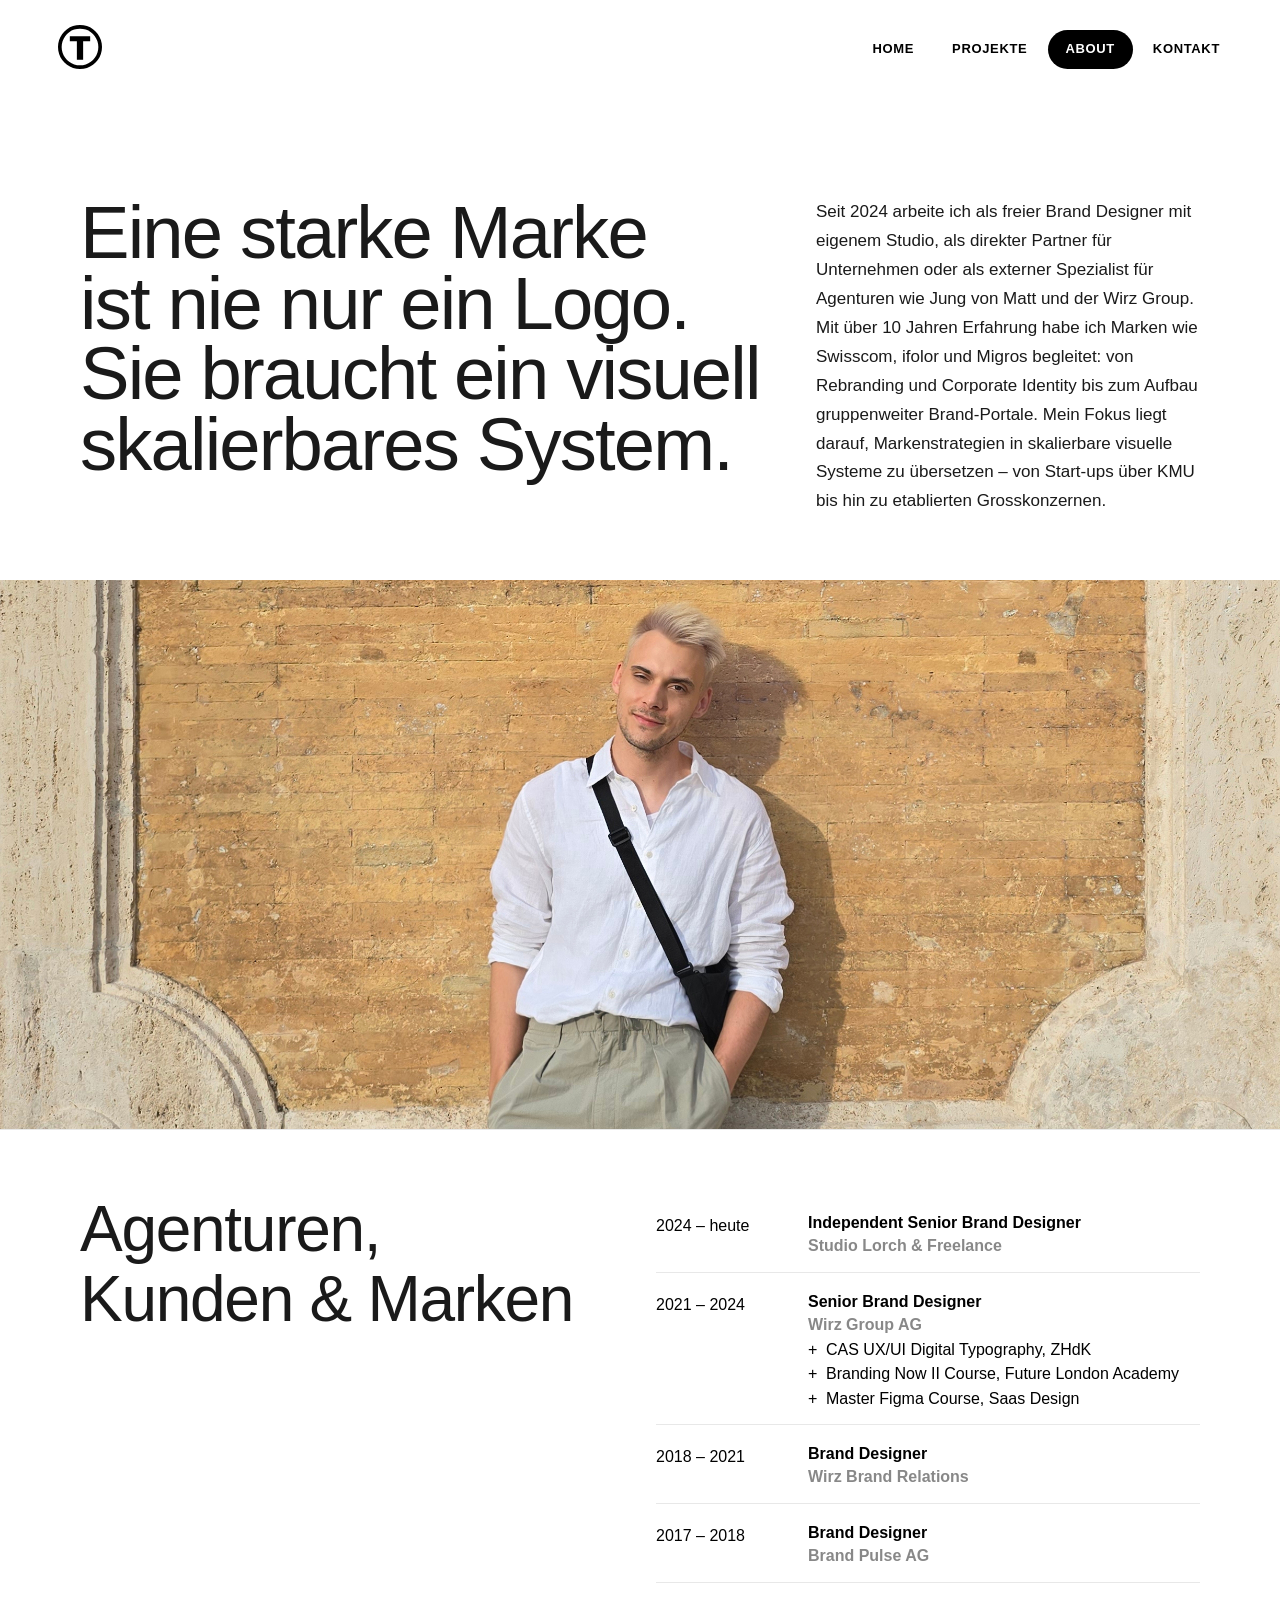
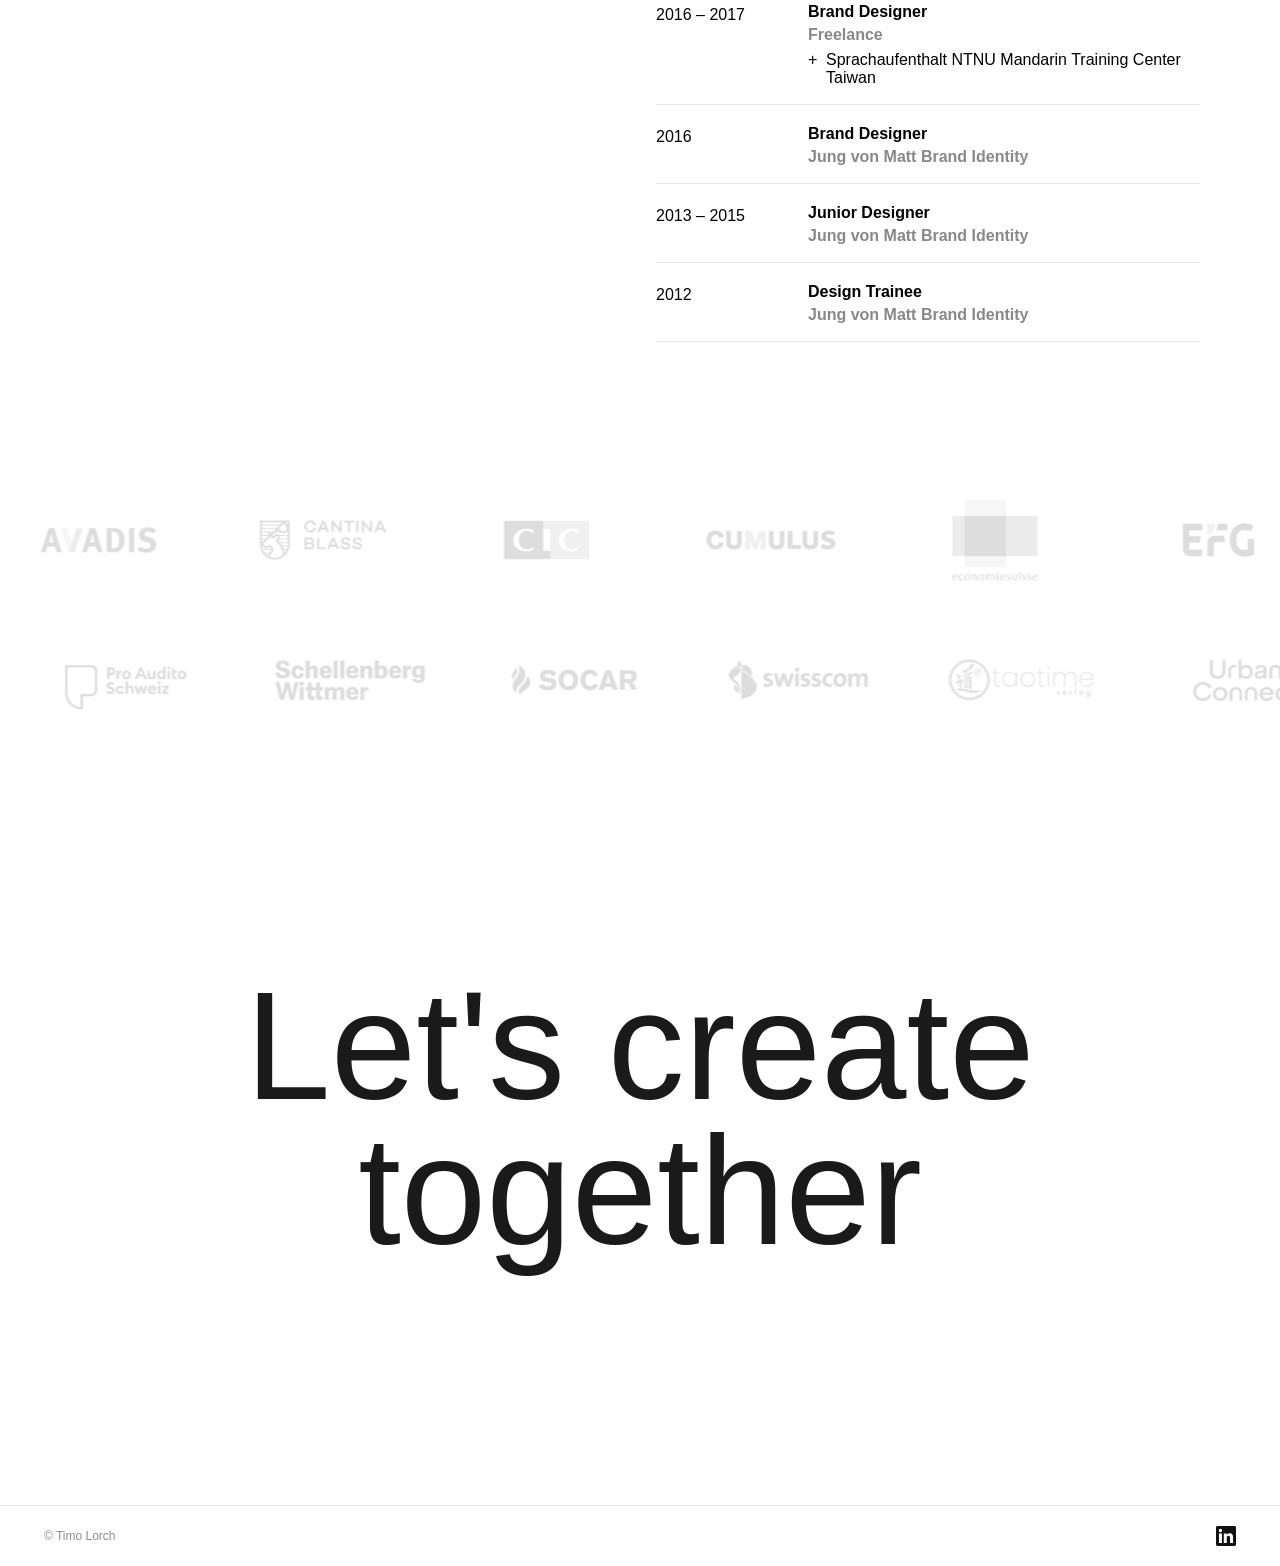
<file: about.html>
<!DOCTYPE html>
<html lang="de-CH">
<head>
  <meta charset="UTF-8">
  <meta name="viewport" content="width=device-width, initial-scale=1.0">
  <meta name="theme-color" content="#f5f5f5">
  <title>Timo Lorch · Senior Brand Designer Zürich</title>
  <meta name="description" content="Senior Brand Designer mit Stationen bei Jung von Matt und Wirz Group. Spezialisiert auf Brand Systems, Visual Identity, Brand Guidelines und Design Strategy. CAS UX/UI Digital Typography, ZHdK.">
  <link rel="icon" type="image/svg+xml" href="assets/Logo/T_Logo_Favicon.svg">
  <link rel="stylesheet" href="css/style.min.css">
  <style>body { opacity: 0; }</style>
</head>
<body class="about">

  <!-- Site Header (injected by layout.js) -->
  <div id="site-nav"></div>

  <!-- Hero: large headline + 3-column bio + wide landscape image -->
  <section class="about-hero">

    <div class="about-hero__inner">
      <h1 class="about-hero__headline reveal">Eine starke Marke<br>ist nie nur ein Logo.<br>Sie braucht ein visuell<br>skalierbares System.</h1>
      <p class="about-hero__bio-main reveal">Seit 2024 arbeite ich als freier Brand Designer mit eigenem Studio, als direkter Partner für Unternehmen oder als externer Spezialist für Agenturen wie Jung von Matt und der Wirz Group. Mit über 10 Jahren Erfahrung habe ich Marken wie Swisscom, ifolor und Migros begleitet: von Rebranding und Corporate Identity bis zum Aufbau gruppenweiter Brand-Portale. Mein Fokus liegt darauf, Markenstrategien in skalierbare visuelle Systeme zu übersetzen – von Start-ups über KMU bis hin zu etablierten Grosskonzernen.</p>
    </div>

    <div class="about-hero__img reveal">
      <img src="assets/images/Portrait/TL_web_about_portrait_background1300height.jpg" alt="Timo Lorch">
    </div>

  </section>

  <!-- Career Timeline -->
  <section class="timeline-section">
    <span class="section-label reveal">Agenturen,<br>Kunden &amp; Marken</span>
    <div class="timeline">

      <div class="timeline-item reveal">
        <span class="timeline-item__period">2024 – heute</span>
        <div>
          <div class="timeline-item__role">Independent Senior Brand Designer</div>
          <div class="timeline-item__company">Studio Lorch & Freelance</div>
        </div>
      </div>

      <div class="timeline-item reveal">
        <span class="timeline-item__period">2021 – 2024</span>
        <div>
          <div class="timeline-item__role">Senior Brand Designer</div>
          <div class="timeline-item__company">Wirz Group AG</div>
          <ul class="timeline-item__notes">
            <li class="timeline-item__note">CAS UX/UI Digital Typography, ZHdK</li>
            <li class="timeline-item__note">Branding Now II Course, Future London Academy</li>
            <li class="timeline-item__note">Master Figma Course, Saas Design</li>
          </ul>
        </div>
      </div>

      <div class="timeline-item reveal">
        <span class="timeline-item__period">2018 – 2021</span>
        <div>
          <div class="timeline-item__role">Brand Designer</div>
          <div class="timeline-item__company">Wirz Brand Relations</div>
        </div>
      </div>

      <div class="timeline-item reveal">
        <span class="timeline-item__period">2017 – 2018</span>
        <div>
          <div class="timeline-item__role">Brand Designer</div>
          <div class="timeline-item__company">Brand Pulse AG</div>
        </div>
      </div>

      <div class="timeline-item reveal">
        <span class="timeline-item__period">2016 – 2017</span>
        <div>
          <div class="timeline-item__role">Brand Designer</div>
          <div class="timeline-item__company">Freelance</div>
          <ul class="timeline-item__notes">
            <li class="timeline-item__note">Sprachaufenthalt NTNU Mandarin Training Center Taiwan</li>
          </ul>
        </div>
      </div>

      <div class="timeline-item reveal">
        <span class="timeline-item__period">2016</span>
        <div>
          <div class="timeline-item__role">Brand Designer</div>
          <div class="timeline-item__company">Jung von Matt Brand Identity</div>
        </div>
      </div>

      <div class="timeline-item reveal">
        <span class="timeline-item__period">2013 – 2015</span>
        <div>
          <div class="timeline-item__role">Junior Designer</div>
          <div class="timeline-item__company">Jung von Matt Brand Identity</div>
        </div>
      </div>

      <div class="timeline-item reveal">
        <span class="timeline-item__period">2012</span>
        <div>
          <div class="timeline-item__role">Design Trainee</div>
          <div class="timeline-item__company">Jung von Matt Brand Identity</div>
        </div>
      </div>

    </div>
  </section>

  <!-- Client Logos Carousel -->
  <section class="about-clients">

    <!-- Band 1 (forward): logos 1–12, duplicated for seamless loop -->
    <div class="about-clients__track">
      <div class="about-client-logo"><img src="assets/images/Logo_Band/AVADIS+Client+Frame.png" alt="Avadis"></div>
      <div class="about-client-logo"><img src="assets/images/Logo_Band/Cantina+Blass+Client+Frame.png" alt="Cantina Blass"></div>
      <div class="about-client-logo"><img src="assets/images/Logo_Band/CIC+Client+Frame.png" alt="CIC"></div>
      <div class="about-client-logo"><img src="assets/images/Logo_Band/Cumulus+Client+Frame.png" alt="Cumulus"></div>
      <div class="about-client-logo"><img src="assets/images/Logo_Band/Economie+Suisse+Client+Frame.png" alt="Economie Suisse"></div>
      <div class="about-client-logo"><img src="assets/images/Logo_Band/EFG+Client+Frame.png" alt="EFG"></div>
      <div class="about-client-logo"><img src="assets/images/Logo_Band/Gen+M+Client+Frame.png" alt="Gen M"></div>
      <div class="about-client-logo"><img src="assets/images/Logo_Band/Grapha+Client+Frame.png" alt="Grapha"></div>
      <div class="about-client-logo"><img src="assets/images/Logo_Band/GWZ+Client+Frame.png" alt="GWZ"></div>
      <div class="about-client-logo"><img src="assets/images/Logo_Band/ifolor+Client+Frame.png" alt="ifolor"></div>
      <div class="about-client-logo"><img src="assets/images/Logo_Band/KNF+Client+Frame.png" alt="KNF"></div>
      <div class="about-client-logo"><img src="assets/images/Logo_Band/kweer+Client+Frame.png" alt="kweer"></div>
      <!-- duplicate for seamless loop -->
      <div class="about-client-logo"><img src="assets/images/Logo_Band/AVADIS+Client+Frame.png" alt="Avadis"></div>
      <div class="about-client-logo"><img src="assets/images/Logo_Band/Cantina+Blass+Client+Frame.png" alt="Cantina Blass"></div>
      <div class="about-client-logo"><img src="assets/images/Logo_Band/CIC+Client+Frame.png" alt="CIC"></div>
      <div class="about-client-logo"><img src="assets/images/Logo_Band/Cumulus+Client+Frame.png" alt="Cumulus"></div>
      <div class="about-client-logo"><img src="assets/images/Logo_Band/Economie+Suisse+Client+Frame.png" alt="Economie Suisse"></div>
      <div class="about-client-logo"><img src="assets/images/Logo_Band/EFG+Client+Frame.png" alt="EFG"></div>
      <div class="about-client-logo"><img src="assets/images/Logo_Band/Gen+M+Client+Frame.png" alt="Gen M"></div>
      <div class="about-client-logo"><img src="assets/images/Logo_Band/Grapha+Client+Frame.png" alt="Grapha"></div>
      <div class="about-client-logo"><img src="assets/images/Logo_Band/GWZ+Client+Frame.png" alt="GWZ"></div>
      <div class="about-client-logo"><img src="assets/images/Logo_Band/ifolor+Client+Frame.png" alt="ifolor"></div>
      <div class="about-client-logo"><img src="assets/images/Logo_Band/KNF+Client+Frame.png" alt="KNF"></div>
      <div class="about-client-logo"><img src="assets/images/Logo_Band/kweer+Client+Frame.png" alt="kweer"></div>
    </div>

    <!-- Band 2 (reverse): logos 13–24, duplicated for seamless loop -->
    <div class="about-clients__track about-clients__track--reverse">
      <div class="about-client-logo"><img src="assets/images/Logo_Band/Locher+Client+Frame.png" alt="Locher"></div>
      <div class="about-client-logo"><img src="assets/images/Logo_Band/Migros+Client+Frame.png" alt="Migros"></div>
      <div class="about-client-logo"><img src="assets/images/Logo_Band/Primeo+Energie+Client+Frame.png" alt="Primeo Energie"></div>
      <div class="about-client-logo"><img src="assets/images/Logo_Band/Pro+Audito++Client+Frame.png" alt="Pro Audito"></div>
      <div class="about-client-logo"><img src="assets/images/Logo_Band/Schellenberg+Client+Frame.png" alt="Schellenberg"></div>
      <div class="about-client-logo"><img src="assets/images/Logo_Band/SOCAR+Client+Frame.png" alt="SOCAR"></div>
      <div class="about-client-logo"><img src="assets/images/Logo_Band/Swisscom+Client+Frame.png" alt="Swisscom"></div>
      <div class="about-client-logo"><img src="assets/images/Logo_Band/Taotime+Client+Frame.png" alt="Taotime"></div>
      <div class="about-client-logo"><img src="assets/images/Logo_Band/Urban+Connect+Client+Frame.png" alt="Urban Connect"></div>
      <div class="about-client-logo"><img src="assets/images/Logo_Band/Vitallife+Client+Frame.png" alt="Vitallife"></div>
      <div class="about-client-logo"><img src="assets/images/Logo_Band/Wild+Client+Frame.png" alt="Wild"></div>
      <div class="about-client-logo"><img src="assets/images/Logo_Band/Yalda+Client+Frame.png" alt="Yalda"></div>
      <!-- duplicate for seamless loop -->
      <div class="about-client-logo"><img src="assets/images/Logo_Band/Locher+Client+Frame.png" alt="Locher"></div>
      <div class="about-client-logo"><img src="assets/images/Logo_Band/Migros+Client+Frame.png" alt="Migros"></div>
      <div class="about-client-logo"><img src="assets/images/Logo_Band/Primeo+Energie+Client+Frame.png" alt="Primeo Energie"></div>
      <div class="about-client-logo"><img src="assets/images/Logo_Band/Pro+Audito++Client+Frame.png" alt="Pro Audito"></div>
      <div class="about-client-logo"><img src="assets/images/Logo_Band/Schellenberg+Client+Frame.png" alt="Schellenberg"></div>
      <div class="about-client-logo"><img src="assets/images/Logo_Band/SOCAR+Client+Frame.png" alt="SOCAR"></div>
      <div class="about-client-logo"><img src="assets/images/Logo_Band/Swisscom+Client+Frame.png" alt="Swisscom"></div>
      <div class="about-client-logo"><img src="assets/images/Logo_Band/Taotime+Client+Frame.png" alt="Taotime"></div>
      <div class="about-client-logo"><img src="assets/images/Logo_Band/Urban+Connect+Client+Frame.png" alt="Urban Connect"></div>
      <div class="about-client-logo"><img src="assets/images/Logo_Band/Vitallife+Client+Frame.png" alt="Vitallife"></div>
      <div class="about-client-logo"><img src="assets/images/Logo_Band/Wild+Client+Frame.png" alt="Wild"></div>
      <div class="about-client-logo"><img src="assets/images/Logo_Band/Yalda+Client+Frame.png" alt="Yalda"></div>
    </div>

  </section>


  <!-- Footer (injected by layout.js) -->
  <div id="site-footer"></div>

  <script src="assets/js/layout.min.js"></script>
  <script src="assets/js/preloader.min.js"></script>

  <script>
    (function () {
      var els = document.querySelectorAll('.reveal');

      if (!('IntersectionObserver' in window)) {
        els.forEach(function (el) { el.classList.add('is-visible'); });
        return;
      }

      var io = new IntersectionObserver(function (entries) {
        entries.forEach(function (entry) {
          if (entry.isIntersecting) {
            entry.target.classList.add('is-visible');
            io.unobserve(entry.target);
          }
        });
      }, { threshold: 0.1 });

      els.forEach(function (el) { io.observe(el); });
    })();

    // Draggable logo bands — JS-driven scroll, no CSS animation conflict
    (function () {
      document.querySelectorAll('.about-clients__track').forEach(function (track) {
        var isReverse = track.classList.contains('about-clients__track--reverse');

        // Kill the CSS animation and take full control with rAF
        track.style.animation = 'none';

        var pos = 0;
        var isDragging = false;
        var lastX = 0;
        var lastDelta = 0;
        var momentum = 0;
        var speed = 0; // computed once we know scrollWidth

        function getX(e) { return e.touches ? e.touches[0].clientX : e.clientX; }

        function wrap() {
          var half = track.scrollWidth / 2;
          if (pos <= -half) pos += half;
          if (pos > 0)      pos -= half;
        }

        function tick() {
          if (!isDragging) {
            if (Math.abs(momentum) > 0.1) {
              pos += momentum;
              momentum *= 0.92;
            } else {
              momentum = 0;
              pos += isReverse ? speed : -speed;
            }
            wrap();
          }
          track.style.transform = 'translateX(' + pos + 'px)';
          requestAnimationFrame(tick);
        }

        function onDragStart(e) {
          isDragging = true;
          lastX = getX(e);
          lastDelta = 0;
          momentum = 0;
          track.style.cursor = 'grabbing';
          e.preventDefault();
        }

        function onDragMove(e) {
          if (!isDragging) return;
          var x = getX(e);
          lastDelta = x - lastX;
          pos += lastDelta;
          lastX = x;
          wrap();
        }

        function onDragEnd() {
          if (!isDragging) return;
          isDragging = false;
          momentum = lastDelta;
          track.style.cursor = 'grab';
        }

        track.style.cursor = 'grab';
        track.addEventListener('mousedown', onDragStart);
        track.addEventListener('touchstart', onDragStart, { passive: false });
        document.addEventListener('mousemove', onDragMove);
        document.addEventListener('touchmove', onDragMove, { passive: false });
        document.addEventListener('mouseup', onDragEnd);
        document.addEventListener('touchend', onDragEnd);

        // Start after layout so scrollWidth is accurate
        requestAnimationFrame(function () {
          // Match the old CSS animation pace: half-width in 140s at 60fps
          speed = (track.scrollWidth / 2) / (140 * 60);
          requestAnimationFrame(tick);
        });
      });
    })();

  </script>

</body>
</html>
</file>
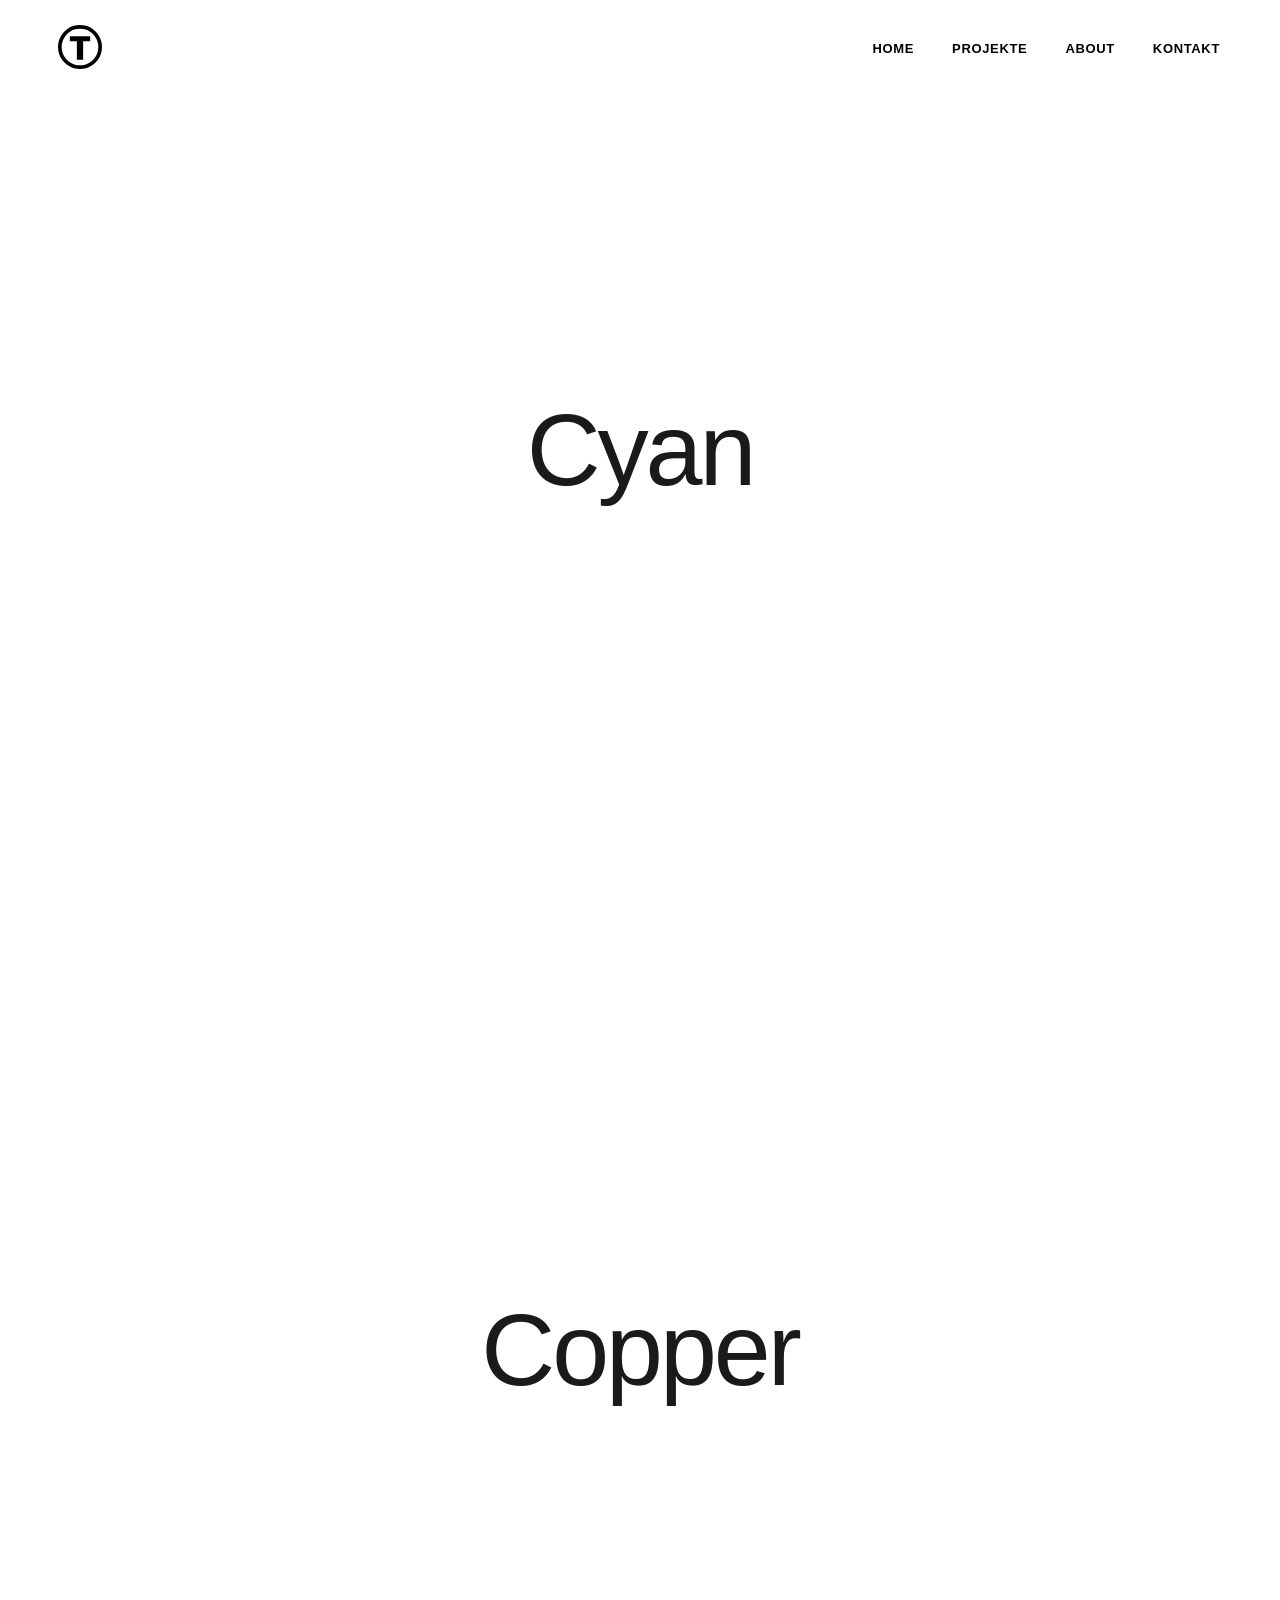
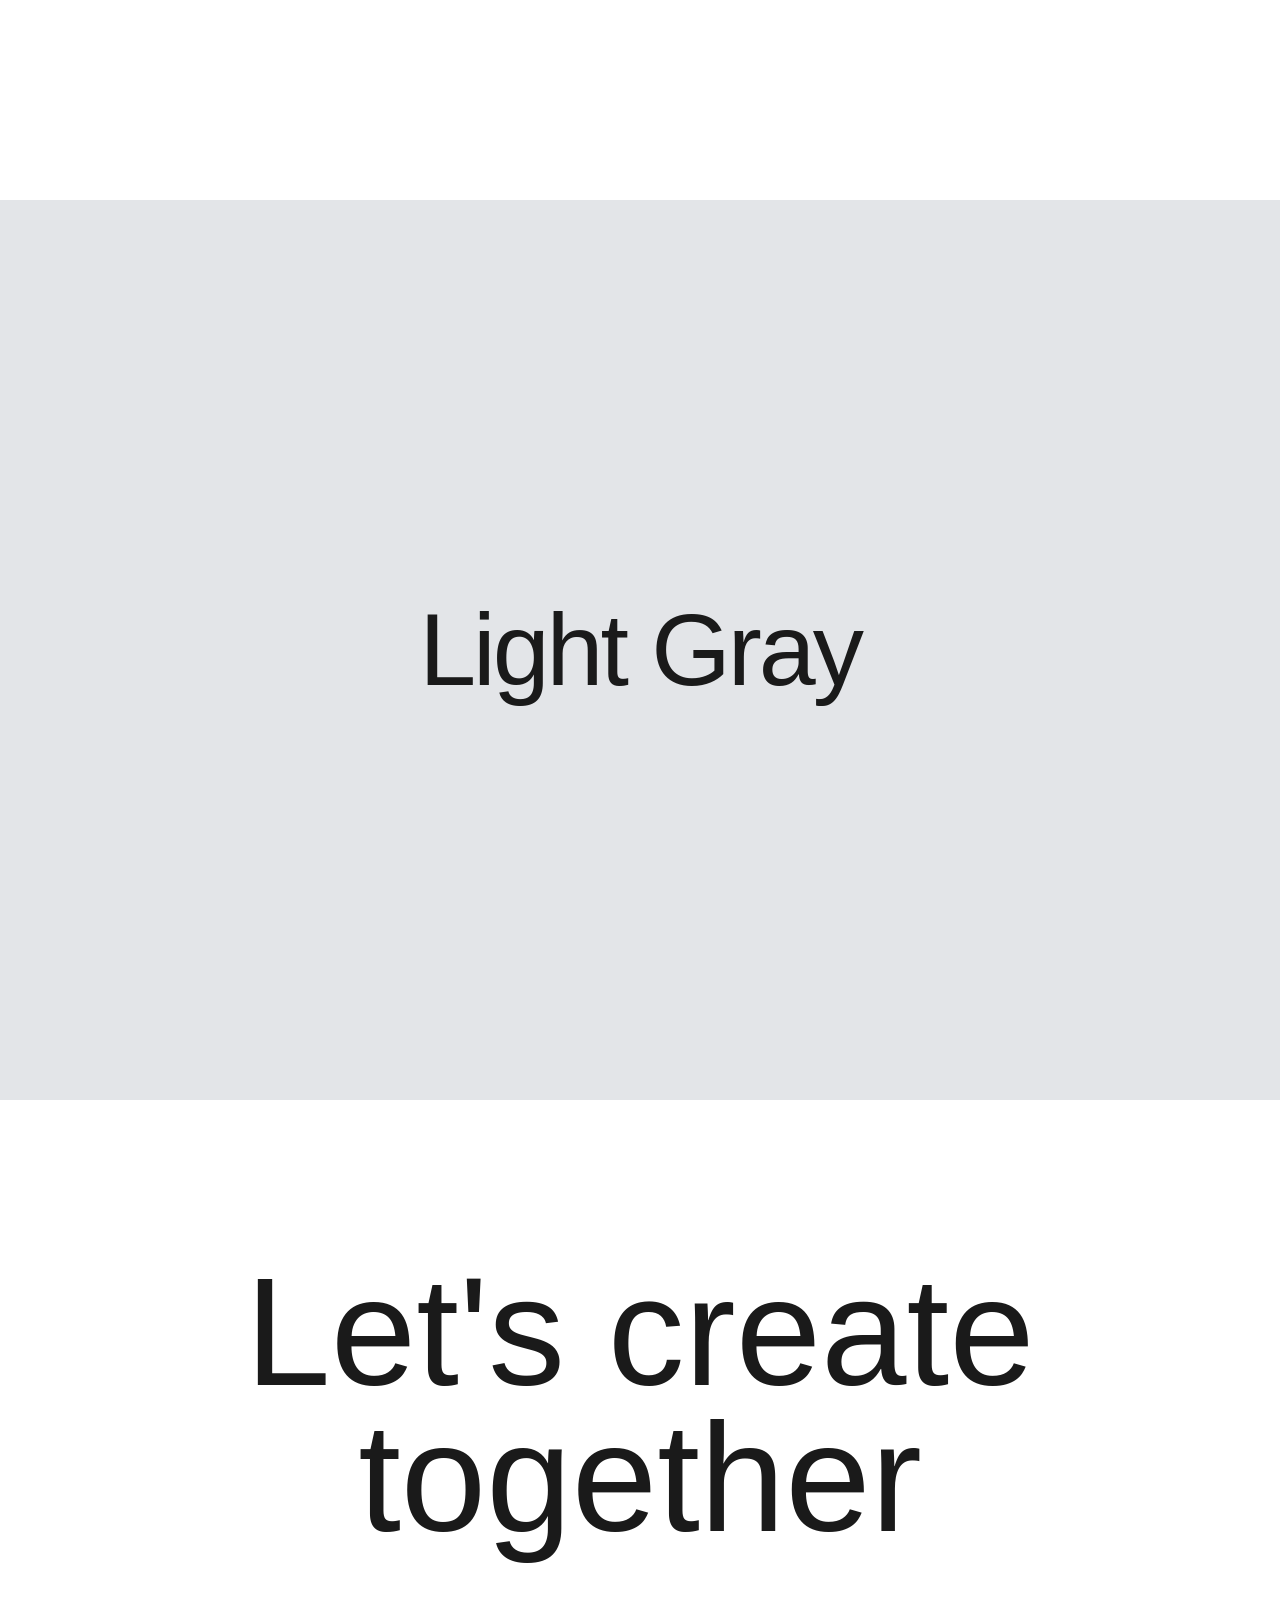
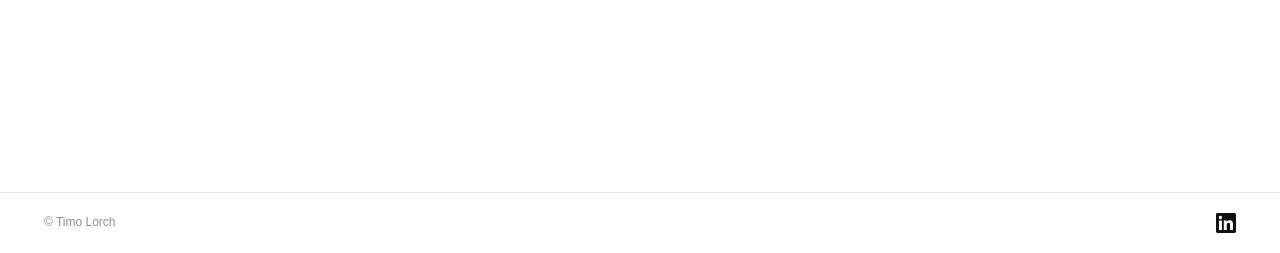
<file: c-test.html>
<!DOCTYPE html>
<html lang="de-CH">
<head>
  <meta charset="UTF-8">
  <meta name="viewport" content="width=device-width, initial-scale=1.0">
  <meta name="theme-color" content="#f5f5f5">
  <title>c.test — Timo Lorch</title>
  <link rel="stylesheet" href="css/style.min.css">
  <style>body { opacity: 0; }</style>
</head>
<body class="ctest">

  <!-- Site Header (injected by layout.js) -->
  <div id="site-nav"></div>

  <section class="ctest-section" data-cursor-color="0,255,255">
    <div class="ctest-section__inner">
      <h2 class="ctest-section__label">Cyan</h2>
    </div>
  </section>

  <section class="ctest-section" data-cursor-color="184,115,51">
    <div class="ctest-section__inner">
      <h2 class="ctest-section__label">Copper</h2>
    </div>
  </section>

  <section class="ctest-section ctest-section--gray" data-cursor-mode="glow">
    <div class="ctest-section__inner">
      <h2 class="ctest-section__label">Light Gray</h2>
    </div>
  </section>

  <!-- Footer (injected by layout.js) -->
  <div id="site-footer"></div>

  <script src="assets/js/layout.min.js"></script>
  <script src="assets/js/preloader.min.js"></script>
  <script>
    (function () {
      var sections = document.querySelectorAll('.ctest-section[data-cursor-color]');
      var glowSection = document.querySelector('[data-cursor-mode="glow"]');

      document.addEventListener('mousemove', function (e) {
        var found = null;
        for (var i = 0; i < sections.length; i++) {
          var rect = sections[i].getBoundingClientRect();
          if (e.clientY >= rect.top && e.clientY <= rect.bottom &&
              e.clientX >= rect.left && e.clientX <= rect.right) {
            found = sections[i].dataset.cursorColor;
            break;
          }
        }
        window._cursorColorOverride = found;

        // Glow section — organic blob drawn on transparent glow canvas
        var gRect = glowSection.getBoundingClientRect();
        window._cursorHidden = e.clientY >= gRect.top && e.clientY <= gRect.bottom &&
                               e.clientX >= gRect.left && e.clientX <= gRect.right;
      });
    })();
  </script>

</body>
</html>
</file>
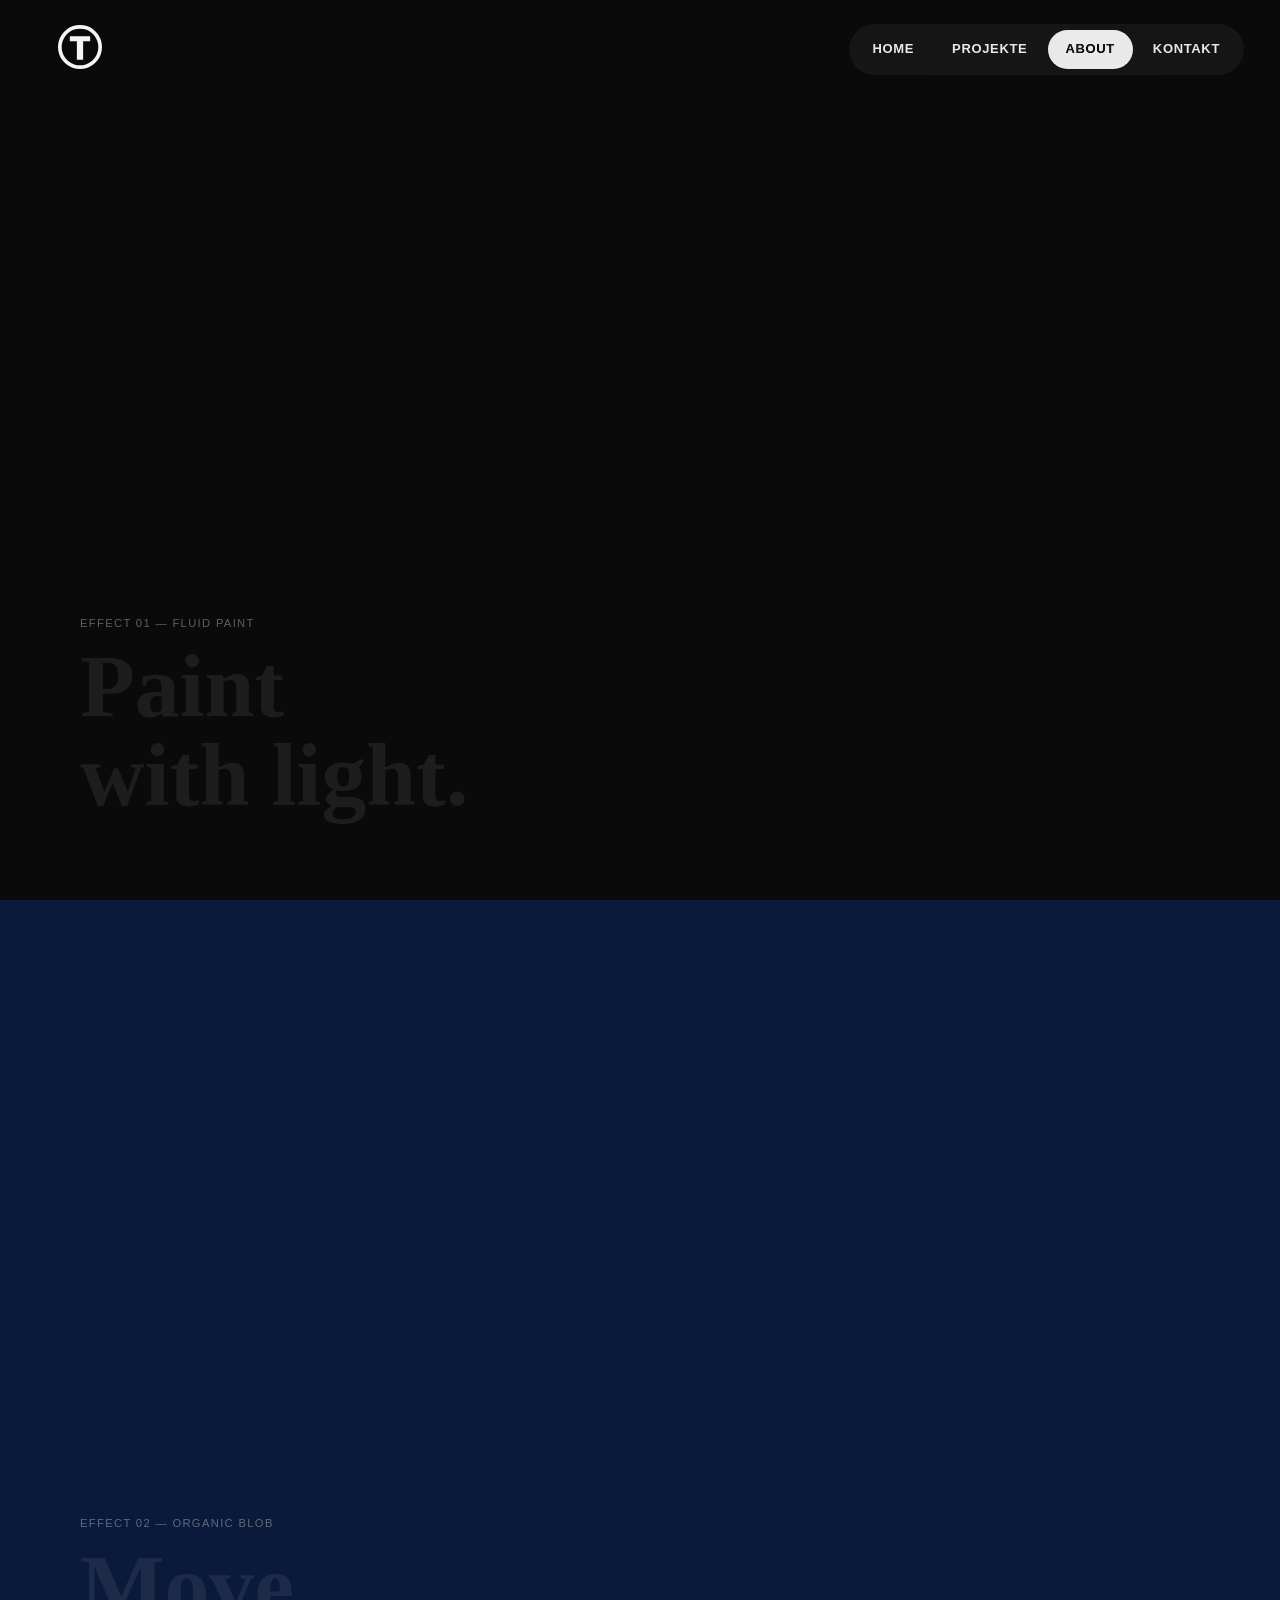
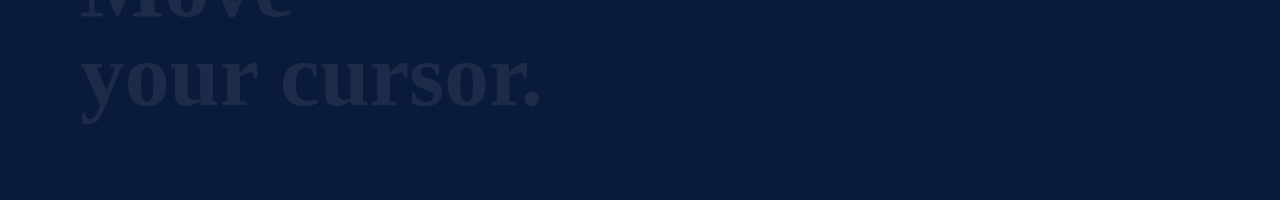
<file: cursor.html>
<!DOCTYPE html>
<html lang="de-CH">
<head>
  <meta charset="UTF-8">
  <meta name="viewport" content="width=device-width, initial-scale=1.0">
  <meta name="theme-color" content="#0a1a3a">
  <title>Cursor · Timo Lorch</title>
  <link rel="icon" type="image/svg+xml" href="assets/Logo/T_Logo_Favicon.svg">
  <link rel="stylesheet" href="css/style.min.css">
  <style>
    body { opacity: 0; background: #0a0a0a; cursor: none; overflow-x: hidden; }

    .cursor-section {
      position: relative;
      width: 100%;
      height: 100vh;
      overflow: hidden;
    }

    .cursor-section canvas {
      position: absolute;
      inset: 0;
      width: 100%;
      height: 100%;
      display: block;
    }

    .cursor-section__label {
      position: absolute;
      bottom: var(--site-padding);
      left: var(--site-padding);
      pointer-events: none;
      z-index: 1;
    }

    .cursor-section__tag {
      display: block;
      font-size: 0.7rem;
      letter-spacing: 0.12em;
      text-transform: uppercase;
      color: rgba(255,255,255,0.35);
      margin-bottom: 0.5rem;
    }

    .cursor-section__headline {
      font-family: 'Playfair Display', serif;
      font-size: clamp(2.5rem, 7vw, 6rem);
      font-weight: 900;
      line-height: 1.0;
      color: rgba(255,255,255,0.08);
      user-select: none;
    }

    .cursor-section--2 { background: #0a1a3a; }

    /* suppress site cursor */
    canvas:not(.cursor-canvas) { display: none !important; }
    .cursor-mehr { display: none !important; }

    /* nav on dark bg */
    .site-logo-glass { display: none !important; }
    .site-logo svg path,
    .site-logo svg rect,
    .site-logo svg polygon { fill: #ffffff !important; }

    @media (max-width: 768px) {
      .cursor-section__label { bottom: var(--spacing-md); left: var(--spacing-md); }
    }
  </style>
</head>
<body class="about cursor-page">

  <div id="site-nav"></div>

  <!-- Section 1: WebGL fluid (buttermax.net style) -->
  <section class="cursor-section cursor-section--1">
    <canvas class="cursor-canvas" id="canvas-fluid"></canvas>
    <div class="cursor-section__label">
      <span class="cursor-section__tag">Effect 01 — Fluid Paint</span>
      <h1 class="cursor-section__headline">Paint<br>with light.</h1>
    </div>
  </section>

  <!-- Section 2: Organic blob + solid tail (landonorris.com style) -->
  <section class="cursor-section cursor-section--2">
    <canvas class="cursor-canvas" id="canvas-blob"></canvas>
    <div class="cursor-section__label">
      <span class="cursor-section__tag">Effect 02 — Organic Blob</span>
      <h2 class="cursor-section__headline">Move<br>your cursor.</h2>
    </div>
  </section>

  <script src="assets/js/layout.min.js"></script>
  <script src="assets/js/preloader.min.js"></script>

  <script>
  'use strict';

  /* shared global mouse */
  var gMouseX = -999, gMouseY = -999;
  document.addEventListener('mousemove', function(e) { gMouseX = e.clientX; gMouseY = e.clientY; });
  document.addEventListener('touchmove', function(e) {
    gMouseX = e.touches[0].clientX; gMouseY = e.touches[0].clientY;
  }, { passive: true });


  /* ═══════════════════════════════════════════════════════
     EFFECT 1 — WebGL Fluid Paint  (buttermax.net style)
     Parameters tuned from buttermax UIL config:
       velocity dissipation : 0.985
       density  dissipation : 0.950
       splat radius         : ~0.06
       pressure iterations  : 10
  ═══════════════════════════════════════════════════════ */
  (function () {

    var VELOCITY_DISSIPATION = 0.985;
    var DENSITY_DISSIPATION  = 0.950;
    var PRESSURE_ITERATIONS  = 10;
    var CURL                 = 25;
    var SPLAT_RADIUS         = 0.06;
    var SPLAT_FORCE          = 5000;
    var SIM_RES              = 128;
    var DYE_RES              = 512;

    var section = document.querySelector('.cursor-section--1');
    var canvas  = document.getElementById('canvas-fluid');

    var gl = canvas.getContext('webgl2');
    var isGL2 = !!gl;
    if (!gl) gl = canvas.getContext('webgl') || canvas.getContext('experimental-webgl');
    if (!gl) return;

    var halfFloat, linFilter;
    if (isGL2) {
      gl.getExtension('EXT_color_buffer_float');
      linFilter = !!gl.getExtension('OES_texture_float_linear');
      halfFloat = gl.HALF_FLOAT;
    } else {
      var hfExt = gl.getExtension('OES_texture_half_float');
      if (!hfExt) return;
      halfFloat = hfExt.HALF_FLOAT_OES;
      linFilter = !!gl.getExtension('OES_texture_half_float_linear');
    }
    var filt = linFilter ? gl.LINEAR : gl.NEAREST;
    gl.clearColor(0, 0, 0, 1);

    function resize() {
      canvas.width  = section.offsetWidth;
      canvas.height = section.offsetHeight;
    }
    resize();
    window.addEventListener('resize', function() { resize(); rebuildFBOs(); });

    /* ── shaders ── */
    var VS = `precision highp float;
      attribute vec2 a;
      varying vec2 vUv,vL,vR,vT,vB;
      uniform vec2 ts;
      void main(){
        vUv=a*.5+.5; vL=vUv-vec2(ts.x,0.); vR=vUv+vec2(ts.x,0.);
        vT=vUv+vec2(0.,ts.y); vB=vUv-vec2(0.,ts.y);
        gl_Position=vec4(a,0.,1.);
      }`;

    function frag(src){ return 'precision mediump float;\nprecision mediump sampler2D;\nvarying highp vec2 vUv,vL,vR,vT,vB;\n' + src; }

    var COPY   = frag('uniform sampler2D u; void main(){gl_FragColor=texture2D(u,vUv);}');
    var CLEAR  = frag('uniform sampler2D u; uniform float v; void main(){gl_FragColor=v*texture2D(u,vUv);}');
    var SPLAT  = `precision highp float; precision highp sampler2D;
      varying vec2 vUv; uniform sampler2D u; uniform float ar,rad; uniform vec3 col; uniform vec2 pt;
      void main(){
        vec2 p=vUv-pt; p.x*=ar;
        gl_FragColor=vec4(texture2D(u,vUv).xyz+exp(-dot(p,p)/rad)*col,1.);
      }`;
    var ADVECT = `precision highp float; precision highp sampler2D;
      varying vec2 vUv; uniform sampler2D vel,src; uniform vec2 ts,dts; uniform float dt,dis;
      vec4 bl(sampler2D s,vec2 uv,vec2 t){
        vec2 st=uv/t-.5; vec2 i=floor(st),f=fract(st);
        vec4 a=texture2D(s,(i+vec2(.5,.5))*t),b=texture2D(s,(i+vec2(1.5,.5))*t);
        vec4 c=texture2D(s,(i+vec2(.5,1.5))*t),d=texture2D(s,(i+vec2(1.5,1.5))*t);
        return mix(mix(a,b,f.x),mix(c,d,f.x),f.y);
      }
      void main(){
        vec2 co=vUv-dt*bl(vel,vUv,ts).xy*ts;
        gl_FragColor=bl(src,co,dts)/(1.+dis*dt);
      }`;
    var DIV    = frag('uniform sampler2D u; void main(){float L=texture2D(u,vL).x,R=texture2D(u,vR).x,T=texture2D(u,vT).y,B=texture2D(u,vB).y; vec2 C=texture2D(u,vUv).xy; if(vL.x<0.)L=-C.x; if(vR.x>1.)R=-C.x; if(vT.y>1.)T=-C.y; if(vB.y<0.)B=-C.y; gl_FragColor=vec4(.5*(R-L+T-B),0.,0.,1.);}');
    var CURL   = frag('uniform sampler2D u; void main(){gl_FragColor=vec4(.5*(texture2D(u,vR).y-texture2D(u,vL).y-texture2D(u,vT).x+texture2D(u,vB).x),0.,0.,1.);}');
    var VORT   = `precision highp float; precision highp sampler2D;
      varying vec2 vUv,vL,vR,vT,vB; uniform sampler2D vel,curl; uniform float c,dt;
      void main(){
        float L=texture2D(curl,vL).x,R=texture2D(curl,vR).x,T=texture2D(curl,vT).x,B=texture2D(curl,vB).x,C=texture2D(curl,vUv).x;
        vec2 f=.5*vec2(abs(T)-abs(B),abs(R)-abs(L)); f/=length(f)+.0001; f*=c*C; f.y*=-1.;
        gl_FragColor=vec4(texture2D(vel,vUv).xy+f*dt,0.,1.);
      }`;
    var PRES   = frag('uniform sampler2D p,div; void main(){gl_FragColor=vec4(.25*(texture2D(p,vL).x+texture2D(p,vR).x+texture2D(p,vT).x+texture2D(p,vB).x-texture2D(div,vUv).x),0.,0.,1.);}');
    var GRAD   = frag('uniform sampler2D p,u; void main(){vec2 v=texture2D(u,vUv).xy-vec2(texture2D(p,vR).x-texture2D(p,vL).x,texture2D(p,vT).x-texture2D(p,vB).x); gl_FragColor=vec4(v,0.,1.);}');
    var DISP   = `precision highp float; precision highp sampler2D;
      varying vec2 vUv; uniform sampler2D u;
      void main(){ vec3 c=texture2D(u,vUv).rgb; gl_FragColor=vec4(c,max(c.r,max(c.g,c.b))); }`;

    function mkProg(fs) {
      var v=gl.createShader(gl.VERTEX_SHADER); gl.shaderSource(v,VS); gl.compileShader(v);
      var f=gl.createShader(gl.FRAGMENT_SHADER); gl.shaderSource(f,fs); gl.compileShader(f);
      var p=gl.createProgram(); gl.attachShader(p,v); gl.attachShader(p,f); gl.linkProgram(p);
      var u={}; var n=gl.getProgramParameter(p,gl.ACTIVE_UNIFORMS);
      for(var i=0;i<n;i++){var info=gl.getActiveUniform(p,i); u[info.name]=gl.getUniformLocation(p,info.name);}
      return {p:p,u:u};
    }

    var P = {
      copy:mkProg(COPY), clear:mkProg(CLEAR), splat:mkProg(SPLAT),
      advect:mkProg(ADVECT), div:mkProg(DIV), curl:mkProg(CURL),
      vort:mkProg(VORT), pres:mkProg(PRES), grad:mkProg(GRAD), disp:mkProg(DISP)
    };

    var quad = gl.createBuffer();
    gl.bindBuffer(gl.ARRAY_BUFFER, quad);
    gl.bufferData(gl.ARRAY_BUFFER, new Float32Array([-1,-1,-1,1,1,1,1,-1]), gl.STATIC_DRAW);
    var idx = gl.createBuffer();
    gl.bindBuffer(gl.ELEMENT_ARRAY_BUFFER, idx);
    gl.bufferData(gl.ELEMENT_ARRAY_BUFFER, new Uint16Array([0,1,2,0,2,3]), gl.STATIC_DRAW);
    gl.vertexAttribPointer(0,2,gl.FLOAT,false,0,0);
    gl.enableVertexAttribArray(0);

    /* formats */
    var RG,RGBA,iRG,iRGBA,tType;
    if(isGL2){ tType=gl.HALF_FLOAT; RG=gl.RG; RGBA=gl.RGBA; iRG=gl.RG16F; iRGBA=gl.RGBA16F; }
    else      { tType=halfFloat;    RG=gl.RGBA; RGBA=gl.RGBA; iRG=gl.RGBA; iRGBA=gl.RGBA; }

    function mkTex(w,h,iFmt,fmt,type,f){
      gl.activeTexture(gl.TEXTURE0);
      var t=gl.createTexture(); gl.bindTexture(gl.TEXTURE_2D,t);
      gl.texParameteri(gl.TEXTURE_2D,gl.TEXTURE_MIN_FILTER,f);
      gl.texParameteri(gl.TEXTURE_2D,gl.TEXTURE_MAG_FILTER,f);
      gl.texParameteri(gl.TEXTURE_2D,gl.TEXTURE_WRAP_S,gl.CLAMP_TO_EDGE);
      gl.texParameteri(gl.TEXTURE_2D,gl.TEXTURE_WRAP_T,gl.CLAMP_TO_EDGE);
      gl.texImage2D(gl.TEXTURE_2D,0,iFmt,w,h,0,fmt,type,null);
      var fb=gl.createFramebuffer(); gl.bindFramebuffer(gl.FRAMEBUFFER,fb);
      gl.framebufferTexture2D(gl.FRAMEBUFFER,gl.COLOR_ATTACHMENT0,gl.TEXTURE_2D,t,0);
      gl.viewport(0,0,w,h); gl.clear(gl.COLOR_BUFFER_BIT);
      return {t:t,fb:fb,w:w,h:h,tx:1/w,ty:1/h,
        bind:function(id){gl.activeTexture(gl.TEXTURE0+id);gl.bindTexture(gl.TEXTURE_2D,t);return id;}};
    }
    function mkDbl(w,h,iFmt,fmt,type,f){
      var a=mkTex(w,h,iFmt,fmt,type,f),b=mkTex(w,h,iFmt,fmt,type,f);
      return {w:w,h:h,tx:a.tx,ty:a.ty,
        get r(){return a;},get ww(){return b;},swap:function(){var tmp=a;a=b;b=tmp;}};
    }

    function simSize(res){
      var ar=canvas.width/canvas.height; if(ar<1)ar=1/ar;
      var mn=Math.round(res),mx=Math.round(res*ar);
      return canvas.width>canvas.height?{w:mx,h:mn}:{w:mn,h:mx};
    }

    var vel,dye,divFB,curlFB,pres;
    function rebuildFBOs(){
      var s=simSize(SIM_RES), d=simSize(DYE_RES);
      vel    = mkDbl(s.w,s.h,iRG,RG,tType,filt);
      dye    = mkDbl(d.w,d.h,iRGBA,RGBA,tType,filt);
      divFB  = mkTex(s.w,s.h,iRG,RG,tType,gl.NEAREST);
      curlFB = mkTex(s.w,s.h,iRG,RG,tType,gl.NEAREST);
      pres   = mkDbl(s.w,s.h,iRG,RG,tType,gl.NEAREST);
    }
    rebuildFBOs();

    function blit(fb){
      if(fb){gl.bindFramebuffer(gl.FRAMEBUFFER,fb.fb);gl.viewport(0,0,fb.w,fb.h);}
      else  {gl.bindFramebuffer(gl.FRAMEBUFFER,null);gl.viewport(0,0,canvas.width,canvas.height);}
      gl.drawElements(gl.TRIANGLES,6,gl.UNSIGNED_SHORT,0);
    }

    /* colour — golden-ratio hue rotation */
    var hue=0;
    function nextColor(){
      hue=(hue+0.618033988)%1;
      var h=hue,s=1,v=1,r,g,b;
      var i=Math.floor(h*6),f=h*6-i,p=v*(1-s),q=v*(1-f*s),t=v*(1-(1-f)*s);
      switch(i%6){case 0:r=v;g=t;b=p;break;case 1:r=q;g=v;b=p;break;
                  case 2:r=p;g=v;b=t;break;case 3:r=p;g=q;b=v;break;
                  case 4:r=t;g=p;b=v;break;case 5:r=v;g=p;b=q;break;}
      return {r:r*0.3,g:g*0.3,b:b*0.3};
    }

    function splat(x,y,dx,dy,col){
      var pr=P.splat; gl.useProgram(pr.p);
      gl.uniform1i(pr.u.u,vel.r.bind(0));
      gl.uniform1f(pr.u.ar,canvas.width/canvas.height);
      gl.uniform2f(pr.u.pt,x/canvas.width,1-(y/canvas.height));
      gl.uniform3f(pr.u.col,dx,-dy,0);
      gl.uniform1f(pr.u.rad,SPLAT_RADIUS);
      blit(vel.ww); vel.swap();
      gl.uniform1i(pr.u.u,dye.r.bind(0));
      gl.uniform3f(pr.u.col,col.r,col.g,col.b);
      blit(dye.ww); dye.swap();
    }

    /* mouse tracking local to section */
    var mx=-999,my=-999,pmx=-999,pmy=-999;
    var col=nextColor();

    document.addEventListener('mousemove',function(e){
      var rect=section.getBoundingClientRect();
      pmx=mx; pmy=my;
      mx=e.clientX-rect.left; my=e.clientY-rect.top;
    });

    function step(dt){
      gl.disable(gl.BLEND);

      /* curl */
      var pr=P.curl; gl.useProgram(pr.p);
      gl.uniform2f(pr.u.ts,vel.tx,vel.ty);
      gl.uniform1i(pr.u.u,vel.r.bind(0)); blit(curlFB);

      /* vorticity */
      pr=P.vort; gl.useProgram(pr.p);
      gl.uniform2f(pr.u.ts,vel.tx,vel.ty);
      gl.uniform1i(pr.u.vel,vel.r.bind(0));
      gl.uniform1i(pr.u.curl,curlFB.bind(1));
      gl.uniform1f(pr.u.c,CURL); gl.uniform1f(pr.u.dt,dt);
      blit(vel.ww); vel.swap();

      /* divergence */
      pr=P.div; gl.useProgram(pr.p);
      gl.uniform2f(pr.u.ts,vel.tx,vel.ty);
      gl.uniform1i(pr.u.u,vel.r.bind(0)); blit(divFB);

      /* clear pressure */
      pr=P.clear; gl.useProgram(pr.p);
      gl.uniform1i(pr.u.u,pres.r.bind(0));
      gl.uniform1f(pr.u.v,0.8); blit(pres.ww); pres.swap();

      /* pressure iterations */
      pr=P.pres; gl.useProgram(pr.p);
      gl.uniform2f(pr.u.ts,vel.tx,vel.ty);
      gl.uniform1i(pr.u.div,divFB.bind(0));
      for(var i=0;i<PRESSURE_ITERATIONS;i++){
        gl.uniform1i(pr.u.p,pres.r.bind(1)); blit(pres.ww); pres.swap();
      }

      /* gradient subtract */
      pr=P.grad; gl.useProgram(pr.p);
      gl.uniform2f(pr.u.ts,vel.tx,vel.ty);
      gl.uniform1i(pr.u.p,pres.r.bind(0));
      gl.uniform1i(pr.u.u,vel.r.bind(1)); blit(vel.ww); vel.swap();

      /* advect velocity */
      pr=P.advect; gl.useProgram(pr.p);
      gl.uniform2f(pr.u.ts,vel.tx,vel.ty);
      gl.uniform2f(pr.u.dts,vel.tx,vel.ty);
      gl.uniform1i(pr.u.vel,vel.r.bind(0));
      gl.uniform1i(pr.u.src,vel.r.bind(0));
      gl.uniform1f(pr.u.dt,dt);
      gl.uniform1f(pr.u.dis,VELOCITY_DISSIPATION); blit(vel.ww); vel.swap();

      /* advect dye */
      gl.uniform2f(pr.u.dts,dye.tx,dye.ty);
      gl.uniform1i(pr.u.vel,vel.r.bind(0));
      gl.uniform1i(pr.u.src,dye.r.bind(1));
      gl.uniform1f(pr.u.dis,DENSITY_DISSIPATION); blit(dye.ww); dye.swap();
    }

    var last=Date.now();
    function loop(){
      requestAnimationFrame(loop);
      var now=Date.now(), dt=Math.min((now-last)/1000,0.016); last=now;

      /* splat on move */
      if(mx!==-999 && pmx!==-999){
        var dx=mx-pmx, dy=my-pmy;
        if(Math.abs(dx)+Math.abs(dy)>0.5){
          col=nextColor();
          splat(mx,my,dx*SPLAT_FORCE,dy*SPLAT_FORCE,col);
        }
      }

      step(dt);

      /* render */
      gl.blendFunc(gl.ONE,gl.ONE_MINUS_SRC_ALPHA);
      gl.enable(gl.BLEND);
      var pr=P.disp; gl.useProgram(pr.p);
      gl.uniform1i(pr.u.u,dye.r.bind(0));
      gl.bindFramebuffer(gl.FRAMEBUFFER,null);
      gl.viewport(0,0,canvas.width,canvas.height);
      gl.drawElements(gl.TRIANGLES,6,gl.UNSIGNED_SHORT,0);
    }

    loop();
  })();


  /* ═══════════════════════════════════════════════════════
     EFFECT 2 — Organic blob + solid tail (landonorris.com)
  ═══════════════════════════════════════════════════════ */
  (function () {
    var BLOB_RADIUS  = 110;
    var N_POINTS     = 18;
    var FOLLOW_LERP  = 0.075;
    var SPRING_K     = 0.18;
    var SPRING_DAMP  = 0.72;
    var STRETCH      = 0.42;
    var WOBBLE_AMP   = 6;
    var WOBBLE_FREQ  = 0.7;
    var BLOB_COLOR   = 'rgba(255,255,255,1)';
    var MAX_TAIL     = 28;
    var TAIL_SAMPLE  = 2;

    var section = document.querySelector('.cursor-section--2');
    var canvas  = document.getElementById('canvas-blob');
    var ctx     = canvas.getContext('2d');

    function resize() {
      canvas.width  = section.offsetWidth;
      canvas.height = section.offsetHeight;
    }
    resize();
    window.addEventListener('resize', resize);

    var mouseX=-999,mouseY=-999,blobX=-999,blobY=-999;
    var velX=0,velY=0,time=0,frame=0;
    var tailHistory=[];
    var pts=[];
    for(var i=0;i<N_POINTS;i++) pts.push({offset:0,vel:0});

    document.addEventListener('mousemove',function(e){
      var rect=section.getBoundingClientRect();
      velX=e.clientX-rect.left-mouseX;
      velY=e.clientY-rect.top -mouseY;
      mouseX=e.clientX-rect.left;
      mouseY=e.clientY-rect.top;
      if(blobX===-999){blobX=mouseX;blobY=mouseY;}
    });

    function drawSmooth(points){
      var n=points.length; ctx.beginPath();
      for(var i=0;i<n;i++){
        var p0=points[(i-1+n)%n],p1=points[i],p2=points[(i+1)%n],p3=points[(i+2)%n];
        var cp1x=p1.x+(p2.x-p0.x)/6,cp1y=p1.y+(p2.y-p0.y)/6;
        var cp2x=p2.x-(p3.x-p1.x)/6,cp2y=p2.y-(p3.y-p1.y)/6;
        if(i===0)ctx.moveTo(p1.x,p1.y);
        ctx.bezierCurveTo(cp1x,cp1y,cp2x,cp2y,p2.x,p2.y);
      }
      ctx.closePath();
    }

    function loop(){
      requestAnimationFrame(loop);
      time+=0.016; frame++;

      if(mouseX!==-999){
        blobX+=(mouseX-blobX)*FOLLOW_LERP;
        blobY+=(mouseY-blobY)*FOLLOW_LERP;
      }

      var speed=Math.sqrt(velX*velX+velY*velY);
      var dirX=speed>0.001?velX/speed:0;
      var dirY=speed>0.001?velY/speed:0;

      for(var i=0;i<N_POINTS;i++){
        var angle=(i/N_POINTS)*Math.PI*2;
        var dot=Math.cos(angle)*dirX+Math.sin(angle)*dirY;
        var target=dot*speed*STRETCH+Math.sin(angle*3+time*WOBBLE_FREQ)*WOBBLE_AMP;
        pts[i].vel+=(target-pts[i].offset)*SPRING_K;
        pts[i].vel*=SPRING_DAMP;
        pts[i].offset+=pts[i].vel;
      }

      var worldPts=pts.map(function(p,i){
        var angle=(i/N_POINTS)*Math.PI*2;
        var r=BLOB_RADIUS+p.offset;
        return{x:blobX+Math.cos(angle)*r,y:blobY+Math.sin(angle)*r};
      });

      if(frame%TAIL_SAMPLE===0&&mouseX!==-999){
        tailHistory.unshift({x:blobX,y:blobY});
        if(tailHistory.length>MAX_TAIL)tailHistory.pop();
      }

      ctx.clearRect(0,0,canvas.width,canvas.height);
      if(mouseX===-999){velX*=0.78;velY*=0.78;return;}

      /* tail ribbon */
      if(tailHistory.length>=3){
        var th=tailHistory,tn=th.length;
        var lp=[],rp=[];
        for(var ti=0;ti<tn;ti++){
          var tnx=th[Math.max(0,ti-1)],tpx=th[Math.min(tn-1,ti+1)];
          var tdx=tnx.x-tpx.x,tdy=tnx.y-tpx.y;
          var tlen=Math.sqrt(tdx*tdx+tdy*tdy)||1;
          var pnx=-tdy/tlen,pny=tdx/tlen;
          var t=ti/(tn-1),w=BLOB_RADIUS*(1-t)*(1-t)*0.85;
          lp.push({x:th[ti].x+pnx*w,y:th[ti].y+pny*w});
          rp.push({x:th[ti].x-pnx*w,y:th[ti].y-pny*w});
        }
        ctx.beginPath();
        ctx.moveTo(lp[0].x,lp[0].y);
        for(var ti=1;ti<tn;ti++){
          var mx=(lp[ti-1].x+lp[ti].x)/2,my=(lp[ti-1].y+lp[ti].y)/2;
          ctx.quadraticCurveTo(lp[ti-1].x,lp[ti-1].y,mx,my);
        }
        ctx.lineTo(th[tn-1].x,th[tn-1].y);
        for(var ti=tn-1;ti>=0;ti--){
          var si=Math.min(tn-1,ti+1);
          var mx=(rp[si].x+rp[ti].x)/2,my=(rp[si].y+rp[ti].y)/2;
          ctx.quadraticCurveTo(rp[si].x,rp[si].y,mx,my);
        }
        ctx.closePath();
        ctx.fillStyle=BLOB_COLOR; ctx.fill();
      }

      drawSmooth(worldPts);
      ctx.fillStyle=BLOB_COLOR; ctx.fill();
      velX*=0.78; velY*=0.78;
    }

    loop();
  })();

  </script>
</body>
</html>
</file>
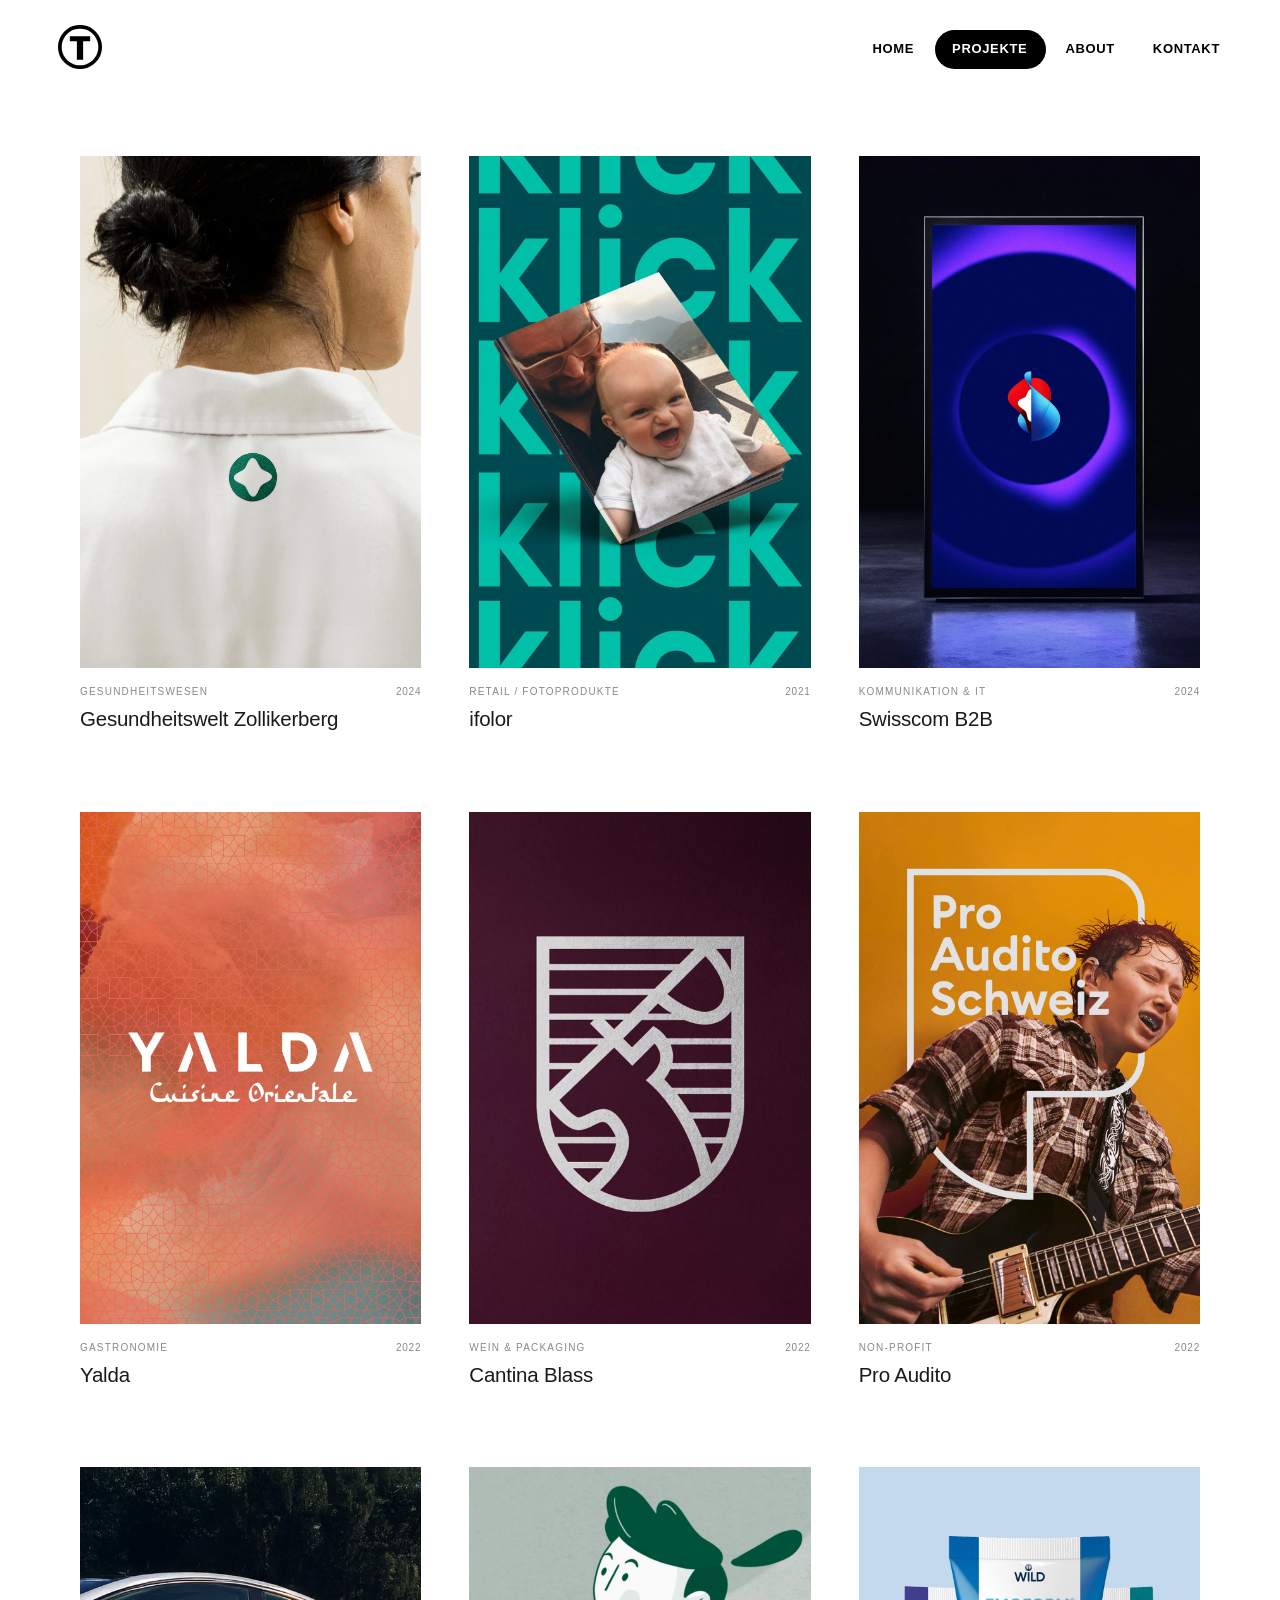
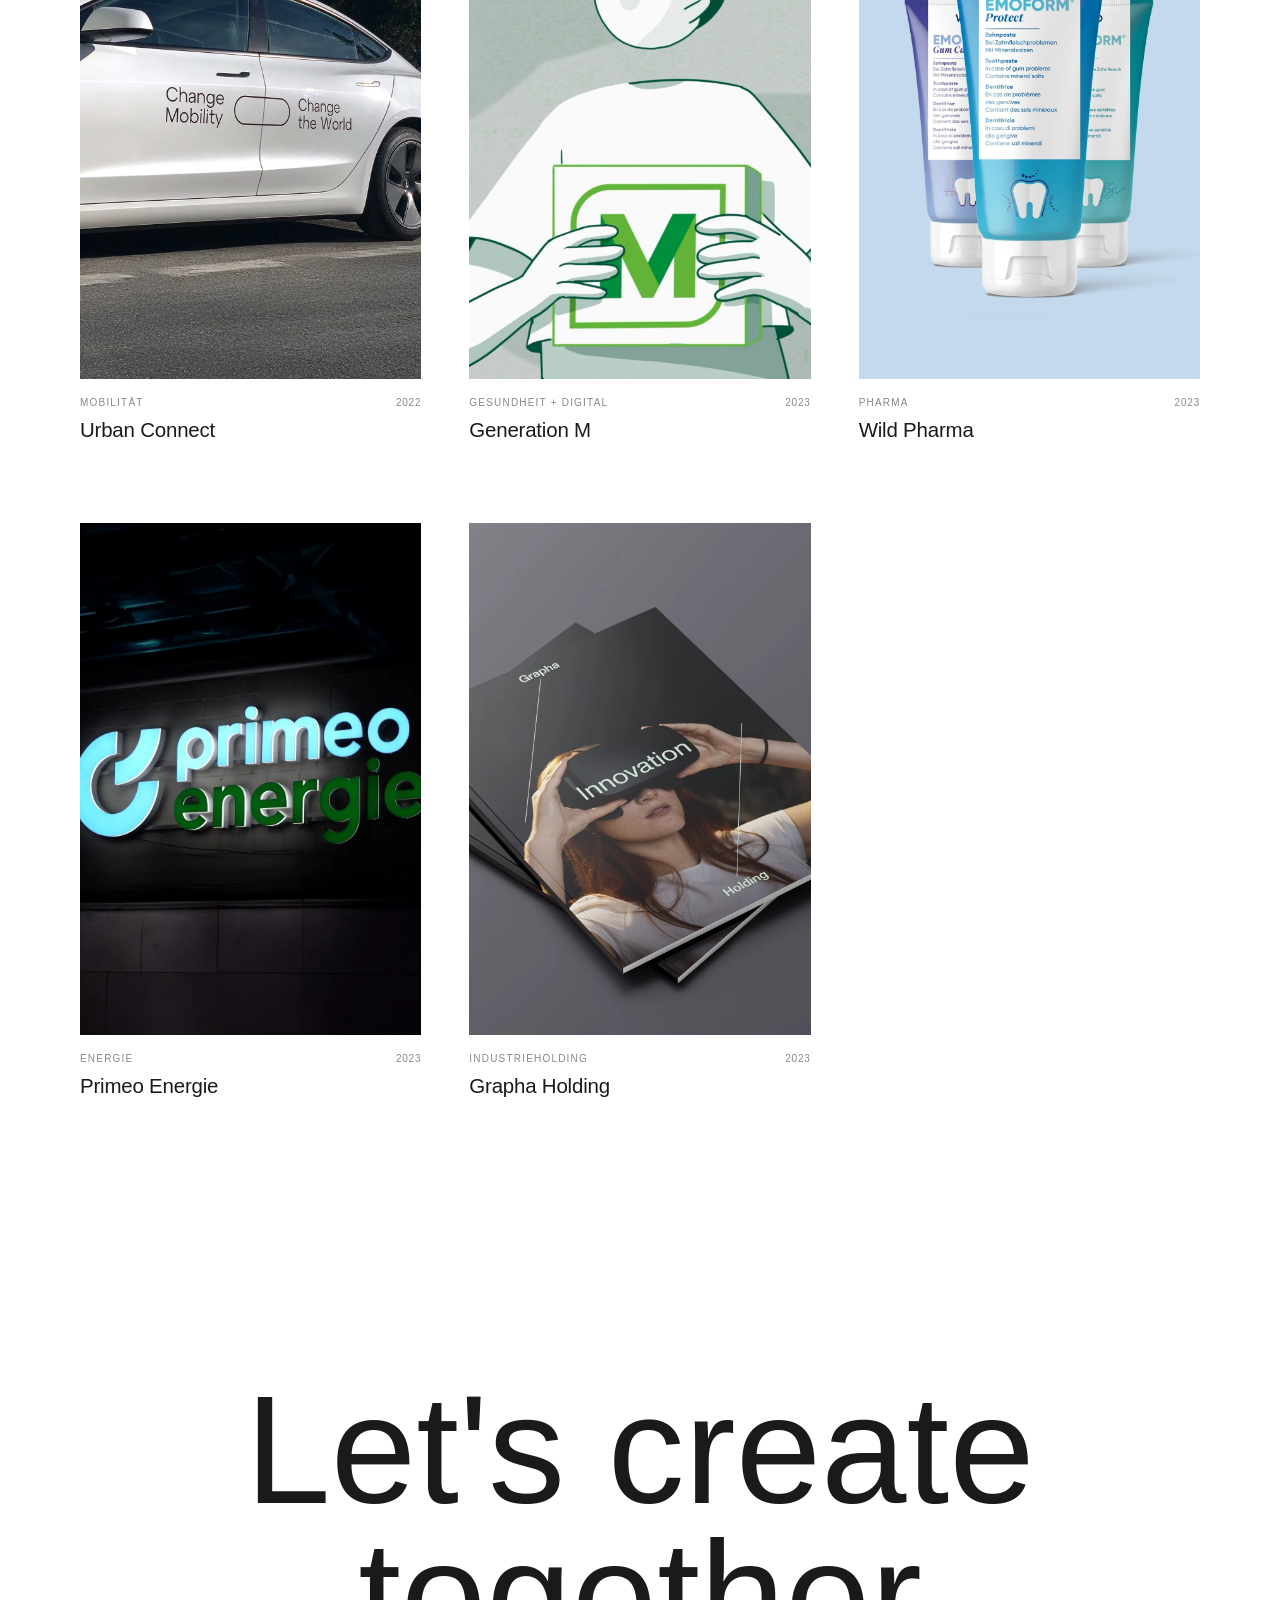
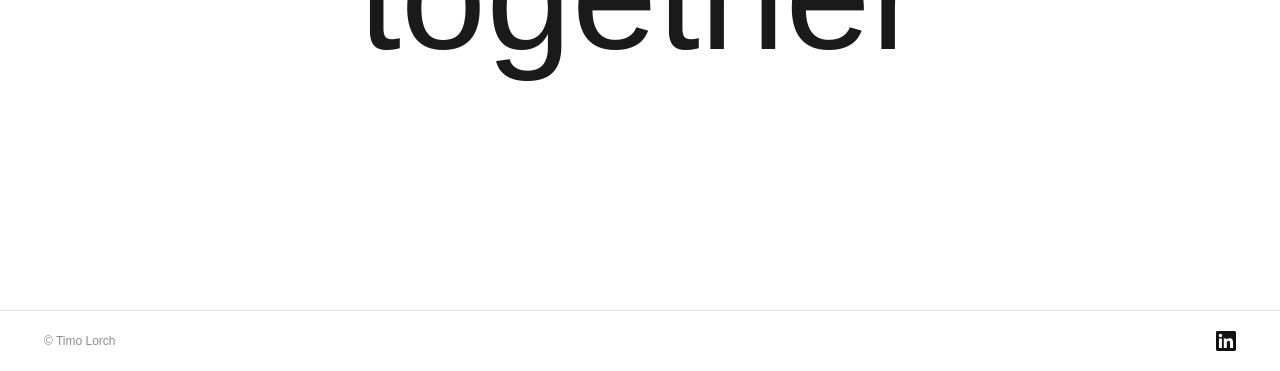
<file: projekte.html>
<!DOCTYPE html>
<html lang="de-CH">
<head>
  <meta charset="UTF-8">
  <meta name="viewport" content="width=device-width, initial-scale=1.0">
  <meta name="theme-color" content="#f5f5f5">
  <title>Branding & Corporate Identity Projekte · Timo Lorch</title>
  <meta name="description" content="Ausgewählte Projekte aus den Bereichen Branding, Corporate Identity und Packaging – von Startups bis etablierten Marken.">
  <link rel="icon" type="image/svg+xml" href="assets/Logo/T_Logo_Favicon.svg">
  <link rel="stylesheet" href="css/style.min.css">
  <style>body { opacity: 0; }</style>
</head>
<body class="projekte">

  <!-- Site Header (injected by layout.js) -->
  <div id="site-nav"></div>

  <section class="projekte-overview">
    <div class="projekte-overview__grid">

      <a class="proj-card" href="case-gwz.html">
        <div class="proj-card__img">
          <img src="assets/images/Case_GWZ/Klamotte.jpg" alt="Gesundheitswelt Zollikerberg">
        </div>
        <div class="proj-card__info">
          <div class="proj-card__meta">
            <span class="proj-card__cat">Gesundheitswesen</span>
            <span class="proj-card__year">2024</span>
          </div>
          <p class="proj-card__name">Gesundheitswelt Zollikerberg</p>
        </div>
      </a>

      <a class="proj-card" href="case-ifolor.html">
        <div class="proj-card__img">
          <img src="assets/images/Case_ifolor/I_Teaser_2x3.jpg" alt="ifolor">
        </div>
        <div class="proj-card__info">
          <div class="proj-card__meta">
            <span class="proj-card__cat">Retail / Fotoprodukte</span>
            <span class="proj-card__year">2021</span>
          </div>
          <p class="proj-card__name">ifolor</p>
        </div>
      </a>

      <div class="proj-card proj-card--soon">
        <div class="proj-card__img">
          <img src="assets/images/Case_Swisscom_B2B/SC_Teaser_4_2x3.jpg" alt="Swisscom B2B">
        </div>
        <div class="proj-card__info">
          <div class="proj-card__meta">
            <span class="proj-card__cat">Kommunikation &amp; IT</span>
            <span class="proj-card__year">2024</span>
          </div>
          <p class="proj-card__name">Swisscom B2B</p>

        </div>
      </div>

      <a class="proj-card" href="case-yalda.html">
        <div class="proj-card__img">
          <img src="assets/images/Case_Yalda/Yalda_Case_Logo_Instagram_Story.jpg" alt="Yalda">
        </div>
        <div class="proj-card__info">
          <div class="proj-card__meta">
            <span class="proj-card__cat">Gastronomie</span>
            <span class="proj-card__year">2022</span>
          </div>
          <p class="proj-card__name">Yalda</p>
        </div>
      </a>

      <a class="proj-card" href="case-cantinablass.html">
        <div class="proj-card__img">
          <img src="assets/images/Case_Cantina_Blass/CB_Teaser_2_2x3.jpg" alt="Cantina Blass">
        </div>
        <div class="proj-card__info">
          <div class="proj-card__meta">
            <span class="proj-card__cat">Wein &amp; Packaging</span>
            <span class="proj-card__year">2022</span>
          </div>
          <p class="proj-card__name">Cantina Blass</p>
        </div>
      </a>

      <div class="proj-card proj-card--soon">
        <div class="proj-card__img">
          <img src="assets/images/Case_Pro_Audito/SS_Teaser_3_2x3.jpg" alt="Pro Audito">
        </div>
        <div class="proj-card__info">
          <div class="proj-card__meta">
            <span class="proj-card__cat">Non-Profit</span>
            <span class="proj-card__year">2022</span>
          </div>
          <p class="proj-card__name">Pro Audito</p>

        </div>
      </div>

      <div class="proj-card proj-card--soon">
        <div class="proj-card__img">
          <img src="assets/images/Case_Urban_Connect/UC_Teaser_2_2x3.jpg" alt="Urban Connect">
        </div>
        <div class="proj-card__info">
          <div class="proj-card__meta">
            <span class="proj-card__cat">Mobilität</span>
            <span class="proj-card__year">2022</span>
          </div>
          <p class="proj-card__name">Urban Connect</p>

        </div>
      </div>

      <div class="proj-card proj-card--soon">
        <div class="proj-card__img">
          <img src="assets/images/Case_Generation_M/GM_Teaser_2x3.jpg" alt="Generation M">
        </div>
        <div class="proj-card__info">
          <div class="proj-card__meta">
            <span class="proj-card__cat">Gesundheit + Digital</span>
            <span class="proj-card__year">2023</span>
          </div>
          <p class="proj-card__name">Generation M</p>

        </div>
      </div>

      <div class="proj-card proj-card--soon">
        <div class="proj-card__img">
          <img src="assets/images/Case_Wildpharma/WP_Teaser_SS_2x3.jpg" alt="Wild Pharma">
        </div>
        <div class="proj-card__info">
          <div class="proj-card__meta">
            <span class="proj-card__cat">Pharma</span>
            <span class="proj-card__year">2023</span>
          </div>
          <p class="proj-card__name">Wild Pharma</p>

        </div>
      </div>

      <div class="proj-card proj-card--soon">
        <div class="proj-card__img">
          <img src="assets/images/Case_Primeo_Energie/PE_Teaser_2x3.jpg" alt="Primeo Energie">
        </div>
        <div class="proj-card__info">
          <div class="proj-card__meta">
            <span class="proj-card__cat">Energie</span>
            <span class="proj-card__year">2023</span>
          </div>
          <p class="proj-card__name">Primeo Energie</p>

        </div>
      </div>

      <div class="proj-card proj-card--soon">
        <div class="proj-card__img">
          <img src="assets/images/Case_Grapha_Holding/GH_Teaser_2x3.jpg" alt="Grapha Holding">
        </div>
        <div class="proj-card__info">
          <div class="proj-card__meta">
            <span class="proj-card__cat">Industrieholding</span>
            <span class="proj-card__year">2023</span>
          </div>
          <p class="proj-card__name">Grapha Holding</p>

        </div>
      </div>

    </div>
  </section>

  <!-- Footer (injected by layout.js) -->
  <div id="site-footer"></div>

  <script src="assets/js/layout.min.js"></script>
  <script src="assets/js/preloader.min.js"></script>

  <script>
    (function () {
      var els = document.querySelectorAll('.proj-card, .home-footer__body');
      els.forEach(function (el) { el.classList.add('reveal'); });

      var io = new IntersectionObserver(function (entries) {
        entries.forEach(function (entry) {
          if (entry.isIntersecting) {
            entry.target.classList.add('is-visible');
            io.unobserve(entry.target);
          }
        });
      }, { threshold: 0.1 });

      els.forEach(function (el) { io.observe(el); });
    })();
  </script>

</body>
</html>
</file>
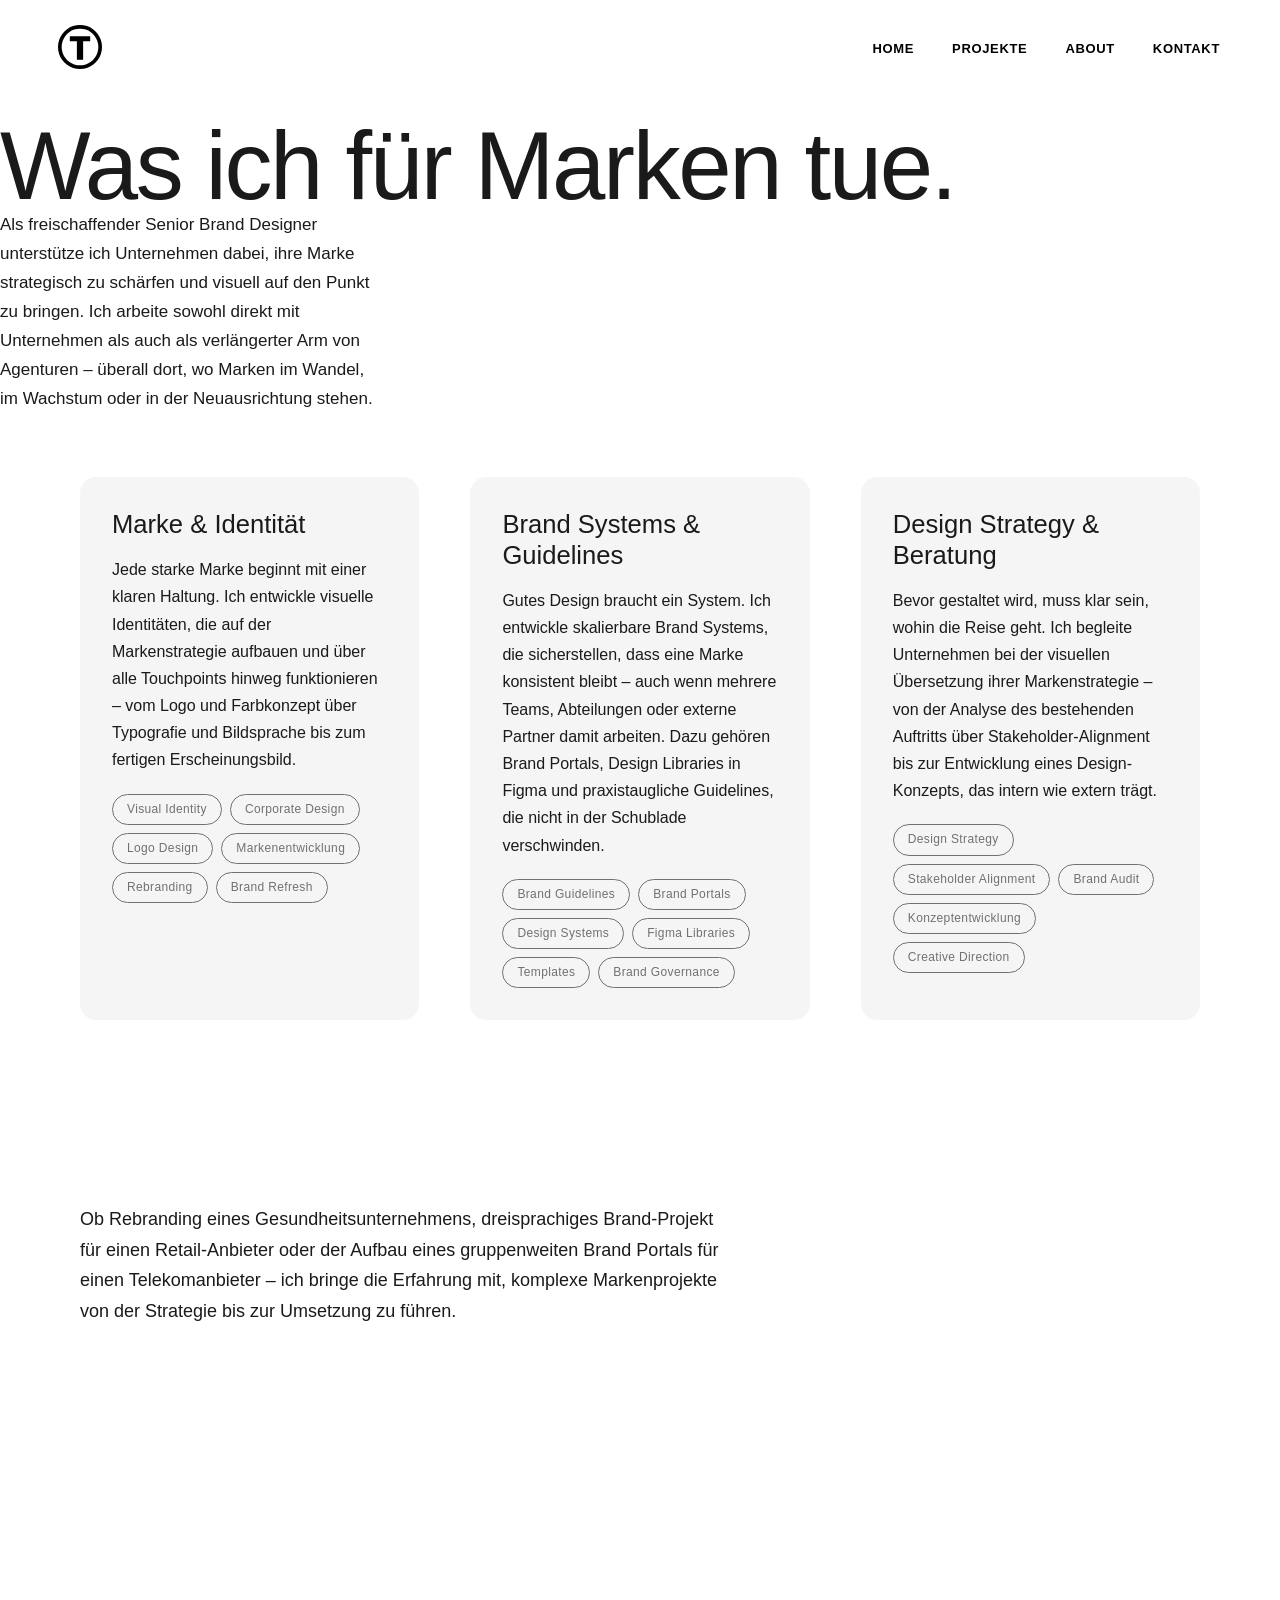
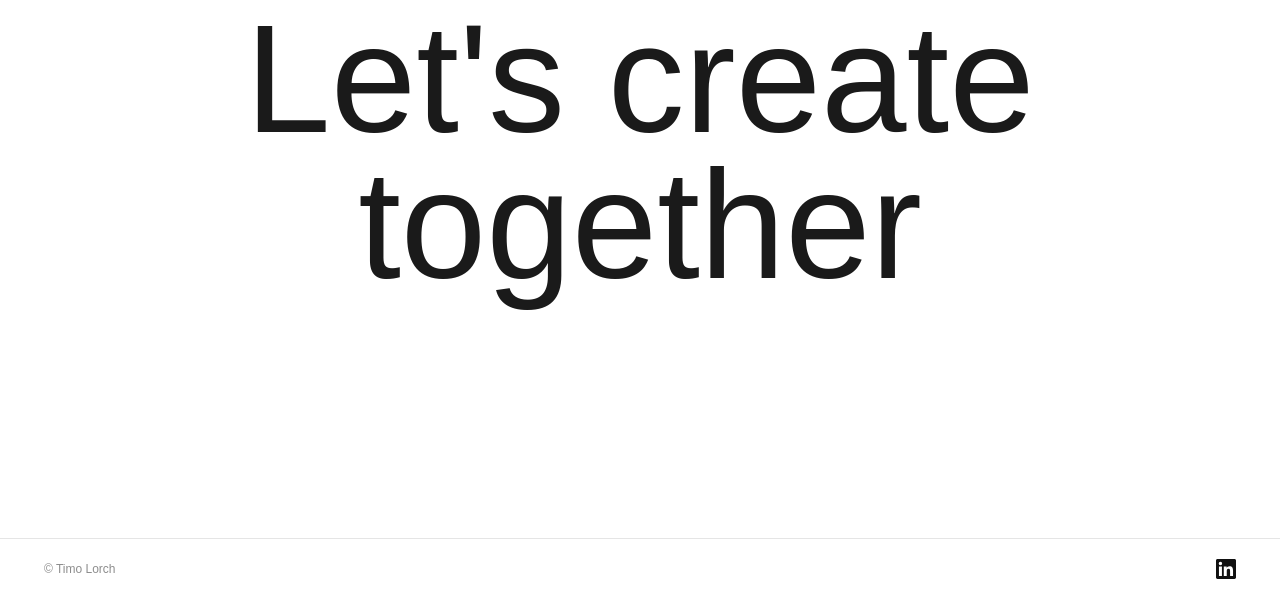
<file: services.html>
<!DOCTYPE html>
<html lang="de-CH">
<head>
  <meta charset="UTF-8">
  <meta name="viewport" content="width=device-width, initial-scale=1.0">
  <meta name="theme-color" content="#f5f5f5">
  <title>Brand Design Services · Timo Lorch | Zürich</title>
  <meta name="description" content="Brand Design, Corporate Identity, Visual Identity und Brand Systems – freischaffender Senior Brand Designer in Zürich für Unternehmen jeder Grösse.">
  <link rel="icon" type="image/svg+xml" href="assets/Logo/T_Logo_Favicon.svg">
  <link rel="stylesheet" href="css/style.min.css">
  <style>body { opacity: 0; }</style>
</head>
<body class="services">

  <!-- Site Header (injected by layout.js) -->
  <div id="site-nav"></div>

  <!-- Hero -->
  <section class="services-hero">
    <h1 class="services-hero__headline reveal">Was ich für Marken tue.</h1>
    <p class="services-hero__intro reveal">Als freischaffender Senior Brand Designer unterstütze ich Unternehmen dabei, ihre Marke strategisch zu schärfen und visuell auf den Punkt zu bringen. Ich arbeite sowohl direkt mit Unternehmen als auch als verlängerter Arm von Agenturen – überall dort, wo Marken im Wandel, im Wachstum oder in der Neuausrichtung stehen.</p>
  </section>

  <!-- Services -->
  <section class="services-grid">

    <div class="service-block reveal">
      <h2 class="service-block__title">Marke & Identität</h2>
      <p class="service-block__text">Jede starke Marke beginnt mit einer klaren Haltung. Ich entwickle visuelle Identitäten, die auf der Markenstrategie aufbauen und über alle Touchpoints hinweg funktionieren – vom Logo und Farbkonzept über Typografie und Bildsprache bis zum fertigen Erscheinungsbild.</p>
      <ul class="service-block__tags">
        <li>Visual Identity</li>
        <li>Corporate Design</li>
        <li>Logo Design</li>
        <li>Markenentwicklung</li>
        <li>Rebranding</li>
        <li>Brand Refresh</li>
      </ul>
    </div>

    <div class="service-block reveal">
      <h2 class="service-block__title">Brand Systems & Guidelines</h2>
      <p class="service-block__text">Gutes Design braucht ein System. Ich entwickle skalierbare Brand Systems, die sicherstellen, dass eine Marke konsistent bleibt – auch wenn mehrere Teams, Abteilungen oder externe Partner damit arbeiten. Dazu gehören Brand Portals, Design Libraries in Figma und praxistaugliche Guidelines, die nicht in der Schublade verschwinden.</p>
      <ul class="service-block__tags">
        <li>Brand Guidelines</li>
        <li>Brand Portals</li>
        <li>Design Systems</li>
        <li>Figma Libraries</li>
        <li>Templates</li>
        <li>Brand Governance</li>
      </ul>
    </div>

    <div class="service-block reveal">
      <h2 class="service-block__title">Design Strategy & Beratung</h2>
      <p class="service-block__text">Bevor gestaltet wird, muss klar sein, wohin die Reise geht. Ich begleite Unternehmen bei der visuellen Übersetzung ihrer Markenstrategie – von der Analyse des bestehenden Auftritts über Stakeholder-Alignment bis zur Entwicklung eines Design-Konzepts, das intern wie extern trägt.</p>
      <ul class="service-block__tags">
        <li>Design Strategy</li>
        <li>Stakeholder Alignment</li>
        <li>Brand Audit</li>
        <li>Konzeptentwicklung</li>
        <li>Creative Direction</li>
      </ul>
    </div>

  </section>

  <!-- Closing -->
  <section class="services-closing reveal">
    <p>Ob Rebranding eines Gesundheitsunternehmens, dreisprachiges Brand-Projekt für einen Retail-Anbieter oder der Aufbau eines gruppenweiten Brand Portals für einen Telekomanbieter – ich bringe die Erfahrung mit, komplexe Markenprojekte von der Strategie bis zur Umsetzung zu führen.</p>
  </section>

  <!-- Footer (injected by layout.js) -->
  <div id="site-footer"></div>

  <script src="assets/js/layout.min.js"></script>
  <script src="assets/js/preloader.min.js"></script>
  <script>
    // Scroll reveal
    (function () {
      var els = document.querySelectorAll('.reveal');
      var observer = new IntersectionObserver(function (entries) {
        entries.forEach(function (entry) {
          if (entry.isIntersecting) {
            entry.target.classList.add('is-visible');
            observer.unobserve(entry.target);
          }
        });
      }, { threshold: 0.15 });
      els.forEach(function (el) { observer.observe(el); });
    })();
  </script>

</body>
</html>
</file>
<file: css/style.min.css>
@import url(https://rsms.me/inter/inter.css);@keyframes marquee-scroll{0%{transform:translateX(0)}to{transform:translateX(-50%)}}@keyframes about-logos-scroll{0%{transform:translateX(0)}to{transform:translateX(-50%)}}@keyframes about-logos-scroll-reverse{0%{transform:translateX(-50%)}to{transform:translateX(0)}}@keyframes nudge{0%,to{transform:translateX(0)}40%{transform:translateX(6px)}}@font-face{font-family:"Satoshi";src:url(../assets/fonts/Satoshi-Variable.woff2)format("woff2"),url(../assets/fonts/Satoshi-Variable.woff)format("woff");font-weight:100 900;font-style:normal;font-display:swap}@font-face{font-family:"Satoshi";src:url(../assets/fonts/Satoshi-VariableItalic.woff2)format("woff2"),url(../assets/fonts/Satoshi-VariableItalic.woff)format("woff");font-weight:100 900;font-style:italic;font-display:swap}*,::after,::before{box-sizing:border-box;margin:0;padding:0}:root{--color-bg:#ffffff;--color-text:#1a1a1a;--color-heading:#1a1a1a;--color-text-muted:#888888;--color-accent:#1a1a1a;--color-border:#e8e8e8;--font-main:'Inter var', 'Inter', -apple-system, BlinkMacSystemFont, 'Helvetica Neue', sans-serif;--max-width:1280px;--nav-height:96px;--site-header-height:96px;--site-padding:80px;--spacing-xs:8px;--spacing-sm:16px;--spacing-md:32px;--spacing-lg:64px;--spacing-xl:120px}html{font-size:16px;scroll-behavior:smooth;scrollbar-width:none;color-scheme:light;background-color:#f5f5f5;overflow-x:hidden}html::-webkit-scrollbar{display:none}body{background-color:var(--color-bg);color:var(--color-text);line-height:1.6;-webkit-font-smoothing:antialiased;-moz-osx-font-smoothing:grayscale}img{display:block;max-width:100%;height:auto}.bottom-nav__item a,a{color:inherit;text-decoration:none}.site-header{position:fixed;top:3px;left:36px;z-index:100001;pointer-events:none;mix-blend-mode:difference}.site-back-btn,.site-logo{pointer-events:auto;position:absolute;top:0;left:0;transition:opacity .5s ease,transform .5s ease}.site-back-btn{top:18px;left:18px}.site-back-btn.is-hidden,.site-logo.is-hidden{opacity:0;pointer-events:none;transform:scale(.85)}.site-logo{display:inline-flex;align-items:center;justify-content:center;width:88px;height:88px;color:#fff;text-decoration:none}.site-logo__svg{width:100%;height:100%;overflow:visible}.site-logo__hover{opacity:0;transform-origin:250px 250px}.bottom-nav-glass,.site-logo-glass{background:rgba(255,255,255,.05);backdrop-filter:blur(42px);-webkit-backdrop-filter:blur(42px);pointer-events:none;z-index:100000}.site-logo-glass{position:fixed;border-radius:50%}.bottom-nav-glass{border-radius:44px}.bottom-nav{position:fixed;top:24px;right:36px;pointer-events:none;z-index:100001;mix-blend-mode:difference}.bottom-nav__list{display:flex;align-items:center;list-style:none;position:relative;background:0 0;border-radius:44px;padding:6px;gap:2px;pointer-events:auto}.bottom-nav__bg{position:absolute;top:6px;bottom:6px;left:6px;width:60px;background:#fff;border-radius:40px;transition:left .3s cubic-bezier(.4,0,.2,1),width .3s cubic-bezier(.4,0,.2,1),opacity .2s ease;opacity:0;pointer-events:none}.bottom-nav__item{flex:0 1 auto;min-width:0}.bottom-nav__item a,body{font-family:var(--font-main)}.bottom-nav__item a{display:block;padding:9px 18px;font-size:13px;font-weight:600;letter-spacing:.05em;text-transform:uppercase;white-space:nowrap;color:#fff;border-radius:40px;position:relative;z-index:1;cursor:pointer}.bottom-nav__item.is-active.is-highlighted a,.bottom-nav__item.is-highlighted a{color:#000}body.is-transitioning .bottom-nav,body.is-transitioning .site-header{mix-blend-mode:normal}body.is-transitioning .bottom-nav__item a{color:rgba(0,0,0,.45)}body.is-transitioning .site-header{opacity:.45}@media (max-width:768px){.bottom-nav{top:auto;right:16px;bottom:20px;left:16px;display:flex;justify-content:center;transition:opacity .3s ease}.bottom-nav-glass{position:fixed!important;top:auto!important;bottom:20px!important;left:50%!important;right:auto!important;transform:translateX(-50%)}.bottom-nav-glass.is-hidden-bottom,.bottom-nav.is-hidden-bottom{opacity:0!important;pointer-events:none}.bottom-nav__list{max-width:100%}.bottom-nav__item a{padding:9px clamp(6px,2.2vw,18px);font-size:clamp(9px,3vw,13px);letter-spacing:.04em}}body.home .home-footer{position:static;margin:0}.home-footer,.home-footer__body{display:flex;flex-direction:column}.home-footer{margin-top:auto;margin-left:-36px;margin-right:-36px;background:var(--color-bg);flex-shrink:0}.home-footer__body{align-items:center;justify-content:center;text-align:center;padding:160px var(--site-padding) 240px;gap:40px}.wght-char{display:inline-block}.home-footer__headline{font-size:clamp(64px,12vw,160px);font-weight:300;line-height:.95;letter-spacing:0;color:var(--color-heading);margin:0;cursor:none}.home-footer__bar{display:flex;justify-content:space-between;align-items:center;padding:20px var(--site-padding);border-top:1px solid rgba(0,0,0,.1)}.home-footer__copy{font-size:12px;color:rgba(0,0,0,.45)}.home-footer__link{display:flex;align-items:center;color:#111;text-decoration:none;transition:opacity .2s}.home-footer__link:hover,.nav__links a:hover{opacity:.5}.home-footer--page{margin-left:0;margin-right:0;margin-top:0}body.home{overflow:auto}.home-stage{position:relative;inset:0;display:flex;overflow:hidden}.home-stage__left{flex:0 0 44%;position:relative;display:flex;flex-direction:column;justify-content:flex-end;padding:0 36px 80px 60px;overflow:visible}.home-cat-label{position:absolute;left:28px;top:50%;transform:translateY(-50%) rotate(-90deg);transform-origin:center center;font-size:10px;letter-spacing:.14em;text-transform:uppercase;color:var(--color-text-muted);white-space:nowrap;user-select:none}.home-cat-label__plus{display:inline-block;margin-left:5px;color:var(--color-text)}.home-word{font-family:"Playfair Display","Georgia","Times New Roman",serif;font-size:clamp(80px,13vw,210px);font-weight:900;line-height:.88;letter-spacing:0;color:var(--color-heading);margin:0;opacity:0;transform:translateY(24px);transition:opacity .9s ease .2s,transform .9s var(--ease-reveal) .2s}body.loaded .home-word{opacity:1;transform:translateY(0)}.home-slide-btn{position:fixed;left:44%;top:50vh;transform:translate(-50%,-50%);z-index:20;width:76px;height:76px;border-radius:50%;border:1.5px solid var(--color-text);background:rgba(255,255,255,.92);backdrop-filter:blur(6px);font-family:var(--font-main);font-size:11px;letter-spacing:.08em;color:var(--color-text);cursor:pointer;transition:background .25s,color .25s;display:flex;align-items:center;justify-content:center}.home-slide-btn:hover{background:var(--color-text);color:#fff}.home-stage__right{flex:1;overflow:hidden;display:flex;flex-direction:column;padding:80px 0 52px 16px;min-width:0}.home-cards{flex:1;overflow:hidden;min-height:0}.home-cards__track{display:flex;align-items:stretch;gap:10px;height:100%;transition:transform .65s cubic-bezier(.76,0,.24,1);will-change:transform}.home-card{flex:0 0 calc(50% - 5px);display:flex;flex-direction:column;text-decoration:none;color:inherit}.home-card:hover .home-card__img img{transform:scale(1.03)}.home-card__cat{font-size:10px;letter-spacing:.14em;text-transform:uppercase;color:var(--color-text-muted);margin-bottom:10px;flex-shrink:0}.home-card__img{flex:1;overflow:hidden;background:var(--color-border);min-height:0}.home-card__img img{width:100%;height:100%;object-fit:cover;transition:transform .55s ease}.home-card__meta{flex-shrink:0;margin-top:12px;padding-bottom:4px}.home-card__type{display:block;font-size:10px;letter-spacing:.12em;text-transform:uppercase;color:var(--color-text-muted);margin-bottom:4px}.home-card__name{font-size:15px;font-weight:400;line-height:1.3;letter-spacing:-.01em;margin:0}@media (max-width:768px){.home-stage{flex-direction:column}.home-stage__left{flex:0 0 auto;padding:100px 24px 32px 44px;justify-content:flex-start}.home-word{font-size:clamp(72px,20vw,120px)}.home-slide-btn{display:none}.home-stage__right{flex:1;padding:0 20px 60px}.home-card{flex:0 0 70vw}}.preloader{position:fixed;inset:0;z-index:400000;background:var(--color-text);display:flex;align-items:center;justify-content:flex-start;padding:40px var(--spacing-md);pointer-events:none;transform:translateY(0);transition:transform 1s cubic-bezier(.76,0,.24,1)}.preloader.hide{transform:translateY(-100%)}.preloader__count{font-family:var(--font-main);font-size:clamp(80px,16vw,200px);font-weight:300;color:#fff;line-height:1;letter-spacing:-.04em}body.loading{overflow:hidden}body.loaded{opacity:1;transform:none;transform-origin:center top;transition:opacity .45s ease,transform .45s cubic-bezier(.22,1,.36,1)}body.page-leave{pointer-events:none}:root{--ease-reveal:cubic-bezier(0.11, 0.82, 0.39, 0.92)}.nav__logo{overflow:hidden}.nav__logo img{height:36px;width:auto;transform:translateY(110%);opacity:0;transition:transform .85s var(--ease-reveal),opacity .5s ease}body.loaded .nav__logo img{transform:translateY(0);opacity:1}.nav,.nav__links,.nav__logo{display:flex;align-items:center}.nav{position:fixed;top:0;left:0;right:0;z-index:100;height:var(--nav-height);justify-content:space-between;padding:0 var(--spacing-md);background:rgba(255,255,255,.95);backdrop-filter:blur(8px);border-bottom:1px solid transparent;transition:border-color .3s}.nav.scrolled{border-color:var(--color-border)}.nav__links{gap:var(--spacing-md);list-style:none}.nav__links a{font-size:14px;font-weight:400;letter-spacing:.02em;color:var(--color-text);transition:opacity .2s}.nav__links a.active{font-weight:500}.page{padding-top:var(--nav-height)}.hero{padding:var(--spacing-xl) var(--site-padding) var(--spacing-lg);max-width:var(--max-width);margin:0 auto}.hero__eyebrow{font-size:13px;font-weight:400;letter-spacing:.08em;text-transform:uppercase;color:var(--color-text-muted);margin-bottom:var(--spacing-sm)}.hero__title{font-size:clamp(36px,6vw,80px);font-weight:300;line-height:1.1;letter-spacing:-.02em;max-width:900px}.hero__title em{font-style:italic}.hero__cta{display:inline-flex;align-items:center;gap:8px;margin-top:var(--spacing-md);font-size:15px;font-weight:500;color:var(--color-text);transition:gap .2s}.hero__cta:hover{gap:14px}.featured-projects{padding:var(--spacing-lg) var(--spacing-md);max-width:var(--max-width);margin:0 auto}.featured-projects__header{display:flex;align-items:baseline;justify-content:space-between;margin-bottom:var(--spacing-md);padding-bottom:var(--spacing-sm);border-bottom:1px solid var(--color-border)}.featured-projects__label{font-size:12px;letter-spacing:.1em;text-transform:uppercase;color:var(--color-text-muted)}.featured-projects__all{font-size:13px;font-weight:500;display:flex;align-items:center;gap:6px;transition:gap .2s}.featured-projects__all:hover{gap:10px}.projects-list{display:flex;flex-direction:column;gap:0}.project-row{display:grid;grid-template-columns:1fr 2fr 120px 120px;align-items:center;padding:var(--spacing-md)0;border-bottom:1px solid var(--color-border);gap:var(--spacing-md);cursor:pointer;transition:opacity .2s;text-decoration:none;color:inherit}.project-row:hover{opacity:.6}.project-row__index{font-size:12px;color:var(--color-text-muted)}.project-row__name{font-size:20px;font-weight:400;letter-spacing:-.01em}.project-row__category,.project-row__year{font-size:13px;color:var(--color-text-muted)}.project-row__year{text-align:right}.project-row--coming-soon{pointer-events:none}.project-row--coming-soon .project-row__name{color:#aaa}.coming-soon-tag{display:inline-block;font-size:10px;letter-spacing:.08em;text-transform:uppercase;background:var(--color-text);color:#fff;padding:3px 8px;border-radius:20px;margin-left:10px;vertical-align:middle}.projects-grid{padding:var(--spacing-lg) var(--spacing-md);max-width:var(--max-width);margin:0 auto;display:grid;grid-template-columns:repeat(3,1fr);gap:var(--spacing-md)}.project-card{display:block;text-decoration:none;color:inherit}.project-card__image{aspect-ratio:2/3;overflow:hidden;background:var(--color-border);margin-bottom:var(--spacing-sm)}.project-card__image img{width:100%;height:100%;object-fit:cover;transition:transform .5s ease}.project-card:hover .project-card__image img,.related-card:hover .related-card__image img{transform:scale(1.04)}.project-card--no-link{pointer-events:none}.project-card__meta{display:flex;justify-content:space-between;align-items:baseline}.project-card__name{font-size:15px;font-weight:500;letter-spacing:.02em;text-transform:uppercase}.project-card__info{font-size:12px;color:var(--color-text-muted);text-align:right}.project-card__services{font-size:12px;color:var(--color-text-muted);margin-top:4px}.works-layout{max-width:var(--max-width);margin:0 auto;padding:var(--spacing-lg) var(--spacing-md)0;display:grid;grid-template-columns:1fr 540px;gap:0 var(--spacing-lg);align-items:start}.works-sticky{position:sticky;top:var(--site-header-height);height:calc(100vh - var(--site-header-height));display:grid;grid-template-columns:150px 1fr;gap:0 var(--spacing-md);padding:var(--spacing-lg)0}.work-section{display:flex;align-items:flex-end;gap:var(--spacing-md);padding:var(--spacing-lg)0;border-top:1px solid var(--color-border)}.work-section:first-child{padding-top:0;border-top:none}.work-section__num{font-size:clamp(56px,6vw,88px);font-weight:300;line-height:1;letter-spacing:-.04em;flex-shrink:0;width:76px;color:var(--color-text)}.work-section__images{flex:1;display:flex;flex-direction:column;gap:10px}.work-section__images img{width:100%;height:auto;display:block}.works-index{display:flex;flex-direction:column;justify-content:center;gap:2px}.works-index__item{display:block;font-size:12px;font-weight:400;letter-spacing:.01em;color:var(--color-text-muted);text-decoration:none;padding:5px 0;line-height:1.3;transition:color .3s;cursor:default}a.works-index__item{cursor:pointer}.works-index__item.active{color:var(--color-text);font-weight:500}.footer__social a:hover,a.works-index__item:hover{color:var(--color-text)}.works-index__soon{font-size:9px;letter-spacing:.07em;text-transform:uppercase;opacity:.5;margin-left:6px}.works-preview{position:relative;overflow:hidden;background:var(--color-border)}.works-preview__img{position:absolute;inset:0;width:100%;height:100%;object-fit:cover;opacity:0;transition:opacity .55s ease}.works-preview__img.active{opacity:1}.cta-section{padding:var(--spacing-xl) var(--spacing-md);max-width:var(--max-width);margin:0 auto;border-top:1px solid var(--color-border)}.cta-section__title{font-size:clamp(28px,4vw,56px);font-weight:300;letter-spacing:-.02em;margin-bottom:var(--spacing-md);color:var(--color-heading)}.cta-section__email{font-size:clamp(20px,3vw,40px);font-weight:300;letter-spacing:-.01em;color:var(--color-text);text-decoration:underline;text-underline-offset:4px;transition:opacity .2s}.cta-section__email:hover{opacity:.6}.footer{padding:var(--spacing-md);max-width:var(--max-width);margin:0 auto;display:flex;align-items:center;justify-content:space-between;border-top:1px solid var(--color-border)}.footer__copy,.footer__social a{font-size:13px;color:var(--color-text-muted)}.footer__social{display:flex;gap:var(--spacing-sm)}.footer__social a{transition:color .2s}.about-hero{padding-top:calc(var(--site-header-height) + 8vw)}.about-hero__inner,.about-hero__text{padding:0 var(--site-padding) clamp(40px,5vw,80px);max-width:2000px;margin:0 auto}.about-hero__inner{display:flex;justify-content:space-between;align-items:flex-start;gap:32px}.about-hero__headline{font-family:var(--font-main);font-size:clamp(28px,5.8vw,104px);font-weight:300;line-height:.95;letter-spacing:-.025em;margin:0;color:var(--color-heading);cursor:default;white-space:pre-line}.about-hero__bio-grid{display:grid;grid-template-columns:1fr auto;gap:clamp(24px,3vw,56px);align-items:start}.about-hero__bio-main{font-size:clamp(13px,1.5vw,17px);line-height:1.7;max-width:30vw;min-width:200px;flex-shrink:0}.about-hero__bio-col{font-size:14px;line-height:1.7;color:var(--color-text-muted);max-width:340px}.about-hero__img{width:100%;aspect-ratio:21/9;overflow:hidden}.about-hero__img img{width:100%;height:100%;object-fit:cover;object-position:center 25%}.timeline-section{padding:var(--spacing-lg) var(--site-padding);max-width:1440px;margin:0 auto;border-top:1px solid var(--color-border);display:grid;grid-template-columns:1fr 1fr;gap:var(--spacing-md)}.section-label{font-size:clamp(32px,5vw,72px);font-weight:300;line-height:1.1;letter-spacing:-.02em;color:var(--color-text);position:sticky;top:calc(var(--site-header-height) + 24px);align-self:start}a.section-label{text-decoration:none;transition:opacity .2s ease}a.section-label:hover{opacity:.5}.timeline{display:flex;flex-direction:column;grid-column:2}.timeline-item{display:grid;grid-template-columns:120px 1fr;gap:var(--spacing-md);padding:var(--spacing-sm)0;border-bottom:1px solid var(--color-border);align-items:start}.timeline-item__period{font-size:16px;color:#000;padding-top:3px;white-space:nowrap}.timeline-item__role{font-size:16px;font-weight:600;color:#000;white-space:nowrap}.timeline-item__company{font-size:16px;font-weight:600;color:var(--color-text-muted);margin-top:2px;line-height:1.15}.timeline-item__notes{margin-top:6px;display:flex;flex-direction:column;gap:6px;list-style:none;padding-left:0;margin-bottom:0}.timeline-item__note{font-size:16px;font-weight:400;color:#000;line-height:1.15;padding-left:18px;position:relative}.timeline-item__note::before{content:"+";position:absolute;left:0}.clients-section{padding:var(--spacing-lg) var(--spacing-md);max-width:var(--max-width);margin:0 auto;border-top:1px solid var(--color-border)}.clients-grid{display:grid;grid-template-columns:repeat(6,1fr);gap:var(--spacing-sm);margin-top:var(--spacing-md)}.client-logo{aspect-ratio:1;overflow:hidden}.about-client-logo img,.client-logo img{object-fit:contain;filter:grayscale(100%)}.client-logo img{width:100%;height:100%;opacity:.6;transition:opacity .2s,filter .2s}.client-logo img:hover{filter:grayscale(0%);opacity:1}.about-clients{overflow:hidden;padding:var(--spacing-lg)0}.about-clients__track{display:flex;gap:0;width:max-content;animation:about-logos-scroll 140s linear infinite;will-change:transform}.about-clients__track:hover{animation-play-state:running}.about-clients__track--reverse{animation:about-logos-scroll-reverse 280s linear infinite}.about-client-logo{flex-shrink:0;width:224px;height:140px;display:flex;align-items:center;justify-content:center;padding:0 34px}.about-client-logo img{max-width:100%;max-height:84px;opacity:.45}.education-section{padding:var(--spacing-lg) var(--site-padding);max-width:1440px;margin:0 auto;border-top:1px solid var(--color-border)}.education-grid{display:grid;grid-template-columns:repeat(2,1fr);gap:var(--spacing-sm);margin-top:var(--spacing-md)}.education-item{padding:var(--spacing-sm)0;border-bottom:1px solid var(--color-border)}.education-item__title{font-size:15px;font-weight:500}.education-item__org{font-size:13px;color:var(--color-text-muted);margin-top:4px}.case-hero{padding:var(--spacing-xl) var(--site-padding) var(--spacing-lg);max-width:var(--max-width);margin:0 auto}.site-back-btn{display:inline-flex;align-items:center;justify-content:center;width:52px;height:52px;font-family:"Inter var","Inter",sans-serif;font-size:28px;line-height:1;color:#fff;text-decoration:none;font-variation-settings:"wght"300}.case-hero__category{font-size:12px;letter-spacing:.1em;text-transform:uppercase;color:var(--color-text-muted);margin-bottom:var(--spacing-xs)}.case-hero__title{font-size:clamp(32px,5vw,72px);font-weight:300;letter-spacing:-.02em;line-height:1.1;margin-bottom:var(--spacing-lg);color:var(--color-heading)}.case-hero__intro,.case-meta{display:grid;margin-bottom:var(--spacing-lg)}.case-hero__intro{grid-template-columns:1fr 1fr;gap:var(--spacing-lg);align-items:start}.case-hero__intro .case-hero__title{margin-bottom:0}.case-hero__intro .case-description{max-width:none;margin-bottom:0;padding-top:.2em}.case-meta{grid-template-columns:repeat(4,1fr);gap:var(--spacing-sm);padding:var(--spacing-md)0;border-top:1px solid var(--color-border);border-bottom:1px solid var(--color-border)}.case-meta__label{font-size:11px;letter-spacing:.1em;text-transform:uppercase;color:var(--color-text-muted);margin-bottom:var(--spacing-xs)}.case-meta__value{font-size:14px;font-weight:500;line-height:1.4}.case-description{max-width:640px;font-size:17px;line-height:1.75;color:#444;margin-bottom:var(--spacing-lg)}.case-gallery{padding:0 var(--site-padding) var(--spacing-lg);max-width:var(--max-width);margin:0 auto}.case-gallery__full{width:100%;margin-bottom:var(--spacing-md);overflow:hidden}.case-gallery__full img,.case-gallery__full video{width:100%;aspect-ratio:16/9;object-fit:cover;display:block}.case-gallery__full--natural img,.case-gallery__full--natural video,.case-gallery__grid--natural.case-gallery__grid--2 img,.case-gallery__grid--natural.case-gallery__grid--2 video{aspect-ratio:auto;object-fit:contain}.case-gallery__grid{display:grid;gap:var(--spacing-md);margin-bottom:var(--spacing-md)}.case-gallery__grid--2{grid-template-columns:1fr 1fr}.case-gallery__grid--3{grid-template-columns:1fr 1fr 1fr}.case-gallery__grid--2 img,.case-gallery__grid--2 video{width:100%;aspect-ratio:1/1;object-fit:cover;display:block}.case-gallery__grid--3 img,.case-gallery__grid--3 video{width:100%;height:100%;object-fit:cover}.case-video-hero{width:100%;aspect-ratio:1/1;max-height:750px;background:#111;overflow:hidden;margin-top:0}.case-video-hero+.page{padding-top:0}.case-video-hero+.page>.case-hero{padding-top:80px}.case-video-hero img,.case-video-hero video{width:100%;height:100%;object-fit:cover;display:block}.case-gallery-bleed{width:100%;margin-bottom:var(--spacing-md);overflow:hidden}.case-gallery-bleed img,.case-gallery-bleed video{width:100%;height:auto;display:block}.case-expand{margin-top:30px}.case-expand__toggle{display:flex;align-items:center;gap:10px;background:0 0;border:0;border-top:1px solid var(--color-border);width:100%;text-align:left;cursor:pointer;font-family:var(--font-main);font-size:11px;letter-spacing:.1em;text-transform:uppercase;color:var(--color-text-muted);padding:14px 0;transition:color .2s}.case-expand__toggle:hover{color:var(--color-text)}.case-expand__icon{display:inline-flex;align-items:center;justify-content:center;width:18px;height:18px;border:1px solid currentColor;border-radius:50%;font-size:0;flex-shrink:0;position:relative}.case-expand__icon::after,.case-expand__icon::before{content:"";position:absolute;width:8px;height:1px;background:currentColor;top:50%;left:50%;transform:translate(-50%,-50%)}.case-expand__icon::after{width:1px;height:8px;transition:opacity .25s ease}.case-expand.is-open .case-expand__icon::after{opacity:0}.case-expand__body{overflow:hidden;max-height:0;opacity:0;transition:max-height .4s ease,opacity .3s ease}.case-expand.is-open .case-expand__body{max-height:400px;opacity:1}.case-meta--expand{border-top:none;padding-top:var(--spacing-sm);margin-bottom:var(--spacing-sm)}.related-section{padding:var(--spacing-lg) var(--site-padding);max-width:var(--max-width);margin:0 auto;border-top:1px solid var(--color-border);display:grid;grid-template-columns:1fr 1fr;gap:var(--spacing-md);align-items:start}.related-section__title{font-size:clamp(22px,3vw,40px);font-weight:400;line-height:1.2;letter-spacing:-.01em;color:var(--color-heading);text-align:left;margin:0;padding-top:0}.related-grid{display:grid;grid-template-columns:repeat(3,1fr);gap:var(--spacing-sm)}.related-card{display:block;text-decoration:none;color:inherit}.related-card__image{aspect-ratio:1/1;overflow:hidden;background:var(--color-border);margin-bottom:var(--spacing-xs)}.related-card__image img{width:100%;height:100%;object-fit:cover;transition:transform .5s ease}.related-card__name{font-size:14px;font-weight:500;text-transform:uppercase;letter-spacing:.04em;color:var(--color-text-muted);transition:color .2s ease}.related-card:hover .related-card__name{color:var(--color-text)}body.about,body.projekte{overflow:auto;height:auto}.projekte-frame{position:fixed;left:0;right:10px;top:var(--site-header-height);bottom:0;display:grid;grid-template-columns:22% 28% 1fr}.projekte-left{display:flex;align-items:center;padding:48px 40px;overflow:hidden}.projekte-left__inner{transition:opacity .22s ease}.projekte-left__num{display:block;font-size:clamp(64px,6.5vw,108px);font-weight:300;line-height:1;letter-spacing:-.04em;color:var(--color-text);margin-bottom:16px}.projekte-left__name{display:block;font-size:clamp(13px,1.3vw,20px);font-weight:400;line-height:1.3;letter-spacing:-.01em;max-width:220px;margin-bottom:22px}.projekte-left__link{display:inline-flex;align-items:center;gap:6px;font-size:11px;letter-spacing:.1em;text-transform:uppercase;color:var(--color-text-muted);transition:color .2s,gap .2s}.projekte-left__link:hover{color:var(--color-text);gap:10px}.projekte-middle{overflow-y:scroll;scrollbar-width:none;padding:24px 18px;display:flex;flex-direction:column;gap:8px;border-left:1px solid var(--color-border);border-right:1px solid var(--color-border)}.projekte-middle::-webkit-scrollbar{display:none}.projekte-group{display:flex;flex-direction:column;gap:8px}.projekte-group+.projekte-group{margin-top:28px}.projekte-thumb{width:100%;height:auto;display:block;transition:opacity .15s}.projekte-right{position:relative;overflow:hidden}.projekte-preview{position:absolute;inset:40px;width:calc(100% - 80px);height:calc(100% - 80px);object-fit:cover;opacity:1;transition:opacity .45s ease}.projekte-preview--hidden{opacity:0}.projekte-progress{position:fixed;right:0;top:var(--site-header-height);bottom:0;width:10px;background:var(--color-border);z-index:150;pointer-events:none}.projekte-progress__fill{width:100%;background:#c8ff00;height:0%;transition:height .1s linear}@media (max-width:1024px){.works-layout{grid-template-columns:1fr}.works-sticky{display:none}.projects-grid{grid-template-columns:repeat(2,1fr)}.clients-grid{grid-template-columns:repeat(4,1fr)}.case-meta{grid-template-columns:repeat(2,1fr);gap:var(--spacing-md)}}@media (max-width:768px){:root{--spacing-lg:48px;--spacing-xl:80px}.nav{position:absolute;padding:0 var(--spacing-sm)}.project-row{grid-template-columns:1fr auto;gap:var(--spacing-sm)}.project-row__category,.project-row__index{display:none}.about-hero{grid-template-columns:1fr;gap:var(--spacing-lg)}.about-hero__content{padding-top:0}.projects-grid{grid-template-columns:1fr 1fr}.clients-grid{grid-template-columns:repeat(3,1fr)}.timeline-section{grid-template-columns:1fr}.timeline{grid-column:1}.section-label{position:static;font-weight:600}.timeline-item{grid-template-columns:120px 1fr}.education-grid,.related-grid,.related-section{grid-template-columns:1fr}.related-grid{max-width:75%;margin:0 auto}.case-hero__title{font-size:40px}.about-hero__headline,.hero__headline,.home-card__name,.home-footer__headline,.proj-card__name,.project-card__name,.projects-section .home-card__name,.related-card__name{font-weight:600}}@media (max-width:480px){:root{--spacing-md:24px;--spacing-lg:40px;--spacing-xl:60px}.projects-grid{grid-template-columns:1fr}.clients-grid{grid-template-columns:repeat(3,1fr)}.case-gallery__grid--2,.case-gallery__grid--3{grid-template-columns:1fr}.case-meta{grid-template-columns:1fr 1fr}}.about-frame{position:fixed;inset:0;display:flex;flex-direction:column;padding:28px 36px 0;overflow:hidden}.about-columns{flex:1;display:grid;grid-template-columns:1fr 1fr 1fr;gap:40px;margin-top:clamp(80px,16vh,140px);min-height:0}.about-col-portrait{min-height:0;align-self:start}.about-col-portrait img{width:100%;height:auto;max-height:calc(100vh - 240px);object-fit:contain;object-position:top left}.about-col-ausbildung,.about-col-karriere{display:flex;flex-direction:column;min-height:0;overflow:hidden}.about-col-label{font-size:11px;letter-spacing:.1em;text-transform:uppercase;color:var(--color-text-muted);margin-bottom:18px;flex-shrink:0}.about-timeline{flex:1;overflow:hidden;display:flex;flex-direction:column}.about-timeline-item{display:grid;grid-template-columns:100px 1fr;gap:12px;padding:9px 0;border-bottom:1px solid var(--color-border);flex-shrink:0}.about-edu-item:first-child,.about-timeline-item:first-child{border-top:1px solid var(--color-border)}.about-timeline-item__period{font-size:11px;color:var(--color-text-muted);padding-top:2px}.about-timeline-item__role{font-size:13px;font-weight:500;line-height:1.3}.about-timeline-item__company{font-size:12px;color:var(--color-text-muted);margin-top:2px}.about-edu-list{flex:1;overflow:hidden;display:flex;flex-direction:column}.about-edu-item{padding:12px 0;border-bottom:1px solid var(--color-border);flex-shrink:0}.about-edu-item__title{font-size:14px;font-weight:500;line-height:1.3}.about-edu-item__org{font-size:12px;color:var(--color-text-muted);margin-top:4px}.about-page{display:grid;grid-template-columns:1fr 1fr;padding-top:var(--site-header-height);align-items:start}.about-portrait{position:sticky;top:var(--site-header-height);height:calc(100vh - var(--site-header-height));overflow:hidden}.about-portrait__img{width:100%;height:100%;object-fit:cover;object-position:center top}.about-content{padding:60px 48px 80px;border-left:1px solid var(--color-border)}.about-content .about-edu-list,.about-content .about-timeline{flex:none;overflow:visible}.about-intro{margin-bottom:48px}.about-intro__title{font-size:clamp(24px,2.6vw,40px);font-weight:300;line-height:1.15;letter-spacing:-.02em;margin-bottom:28px;color:var(--color-heading)}.about-intro__bio{font-size:15px;line-height:1.75;color:var(--color-text-muted);margin-bottom:14px}.about-intro__bio:last-child{margin-bottom:0}.about-section{padding-top:var(--spacing-md);margin-top:var(--spacing-md);border-top:1px solid var(--color-border)}.reveal{transition:opacity .6s ease,transform .6s cubic-bezier(.22,1,.36,1)}.about-hero__bio-grid .reveal:nth-child(2){transition-delay:.08s}.about-hero__bio-grid .reveal:nth-child(3){transition-delay:.16s}.about-timeline .about-timeline-item.reveal:nth-child(2){transition-delay:.05s}.about-timeline .about-timeline-item.reveal:nth-child(3){transition-delay:.1s}.about-timeline .about-timeline-item.reveal:nth-child(4){transition-delay:.15s}.about-timeline .about-timeline-item.reveal:nth-child(5){transition-delay:.2s}.about-timeline .about-timeline-item.reveal:nth-child(6){transition-delay:.25s}.about-timeline .about-timeline-item.reveal:nth-child(7){transition-delay:.3s}.about-timeline .about-timeline-item.reveal:nth-child(8){transition-delay:.35s}.about-edu-list .about-edu-item.reveal:nth-child(2){transition-delay:.05s}.about-edu-list .about-edu-item.reveal:nth-child(3){transition-delay:.1s}.about-edu-list .about-edu-item.reveal:nth-child(4){transition-delay:.15s}.projekte-group__header{display:none}.projekte-overview{padding:calc(var(--site-header-height) + 60px) var(--site-padding) 120px;max-width:none;margin:0}.projekte-overview__grid{display:grid;grid-template-columns:repeat(3,1fr);gap:80px 48px}.proj-card{display:block;text-decoration:none;color:inherit}.proj-card__img{aspect-ratio:2/3;overflow:hidden;margin-bottom:16px;position:relative}.proj-card__img img{transition:transform .35s ease}a.proj-card:hover .proj-card__img img{transform:scale(1.1)}.proj-card__img img,.proj-card__img video{width:100%;height:100%;object-fit:cover;display:block}.proj-card__img,.proj-card__img--placeholder{background:var(--color-border)}.proj-card__info{display:flex;flex-direction:column;gap:6px}.proj-card__meta{display:flex;justify-content:space-between;align-items:center}.proj-card__cat,.proj-card__year{font-size:10px;color:var(--color-text-muted)}.proj-card__cat{letter-spacing:.12em;text-transform:uppercase}.proj-card__year{letter-spacing:.08em}.proj-card__name{font-size:clamp(17px,1.6vw,24px);font-weight:400;line-height:1.25;letter-spacing:-.01em}.proj-card__soon-label{display:none}.proj-card--soon{opacity:.45;pointer-events:auto;cursor:default;transition:opacity .3s ease}.proj-card--soon:hover,.proj-card--soon:hover .proj-card__img::after{opacity:1}.proj-card--soon .proj-card__img::after{content:"Coming Soon";position:absolute;inset:0;display:flex;align-items:center;justify-content:center;font-family:var(--font-main);font-size:11px;font-weight:600;letter-spacing:.14em;text-transform:uppercase;color:var(--color-text);background:rgba(255,255,255,.72);backdrop-filter:blur(6px);opacity:0;transition:opacity .3s ease}@media (max-width:768px){.site-header{position:fixed;top:10px;right:auto;transition:top .35s ease}body.case .site-header{left:24px!important;transition:top .35s ease,left .35s ease}.site-header,body.case.contact-open .site-header{left:calc(50% - 36px)!important}.site-logo{width:72px;height:72px;overflow:hidden}.site-back-btn{width:38px;height:38px;font-size:19px;top:0;left:-6px}body.case.contact-open .site-back-btn{opacity:0;pointer-events:none;transform:scale(.85)}body.case.contact-open .site-logo{opacity:1;pointer-events:auto;transform:scale(1)}.site-nav a{padding:4px 0}.about-hero{padding-top:calc(var(--site-header-height) + 40px)}.about-hero__inner,.about-hero__text{padding:0 24px clamp(32px,6vw,48px)}.about-hero__inner{flex-direction:column;align-items:flex-start;gap:24px}.about-hero__bio-main{max-width:none;min-width:auto}.about-hero__bio-grid{grid-template-columns:1fr;gap:16px}.about-hero__img{aspect-ratio:4/3}.education-section,.timeline-section{padding-left:24px;padding-right:24px}.education-grid{grid-template-columns:1fr}.about-clients__track{animation-duration:280s}.about-clients__track--reverse{animation:about-logos-scroll-reverse 280s linear infinite}.about-client-logo{width:168px;height:112px;padding:0 22px}body.projekte{overflow:auto;height:auto}.projekte-overview{padding:calc(var(--site-header-height) + 40px) 24px 80px}.projekte-overview__grid{grid-template-columns:1fr;gap:40px 0}.projekte-progress{display:none}.projekte-frame{position:static;display:block;padding-top:var(--site-header-height)}.projekte-left,.projekte-right{display:none}.projekte-middle{overflow-y:visible;padding:24px 20px;border:0;display:block;height:auto}.projekte-group{display:grid;grid-template-columns:1fr 1fr;gap:8px;margin-bottom:40px}.projekte-group+.projekte-group{margin-top:0}.projekte-group__header{display:flex;align-items:baseline;justify-content:space-between;grid-column:1/-1;padding-bottom:8px;border-bottom:1px solid var(--color-border);margin-bottom:4px;gap:12px}.projekte-group__num{font-size:11px;color:var(--color-text-muted);letter-spacing:.05em;flex-shrink:0}.projekte-group__name{font-size:13px;font-weight:500;flex:1}.projekte-group__link{font-size:10px;letter-spacing:.08em;text-transform:uppercase;color:var(--color-text-muted);flex-shrink:0;transition:color .2s}.projekte-group__link:hover{color:var(--color-text)}.case-hero{padding-left:24px;padding-right:24px}.case-hero__intro{grid-template-columns:1fr}.case-gallery,.related-section{padding-left:24px;padding-right:24px}}@media (max-width:480px){.projekte-group{grid-template-columns:1fr}.home-footer__body{padding:80px 24px 120px;gap:28px}.home-footer__email{padding:14px 32px;font-size:14px}.home-footer__bar{padding:16px 24px}.home-footer--page{margin-left:0;margin-right:0}}body.home .hero{padding:calc(var(--site-header-height) + 8vw) var(--site-padding) 80px;max-width:2000px;margin-left:auto;margin-right:auto}.hero__inner{display:flex;justify-content:space-between;align-items:flex-start;gap:32px}.hero__headline{font-family:var(--font-main);font-size:clamp(28px,7.5vw,200px);font-weight:300;line-height:.95;letter-spacing:-.025em;color:var(--color-heading);margin:0;cursor:default;white-space:pre-line}.hero__subline{font-family:var(--font-main);font-size:clamp(16px,1.8vw,24px);font-weight:400;color:var(--color-text);margin:.6em 0 0;letter-spacing:.01em}.hero__bio{font-size:clamp(13px,1.5vw,17px);line-height:1.7;color:var(--color-text);max-width:22vw;min-width:200px;flex-shrink:0;overflow-wrap:break-word;word-break:normal}.projects-section{padding:60px var(--site-padding)0;max-width:2000px;margin-left:auto;margin-right:auto}.projects-section__heading{font-size:clamp(22px,3vw,40px);font-weight:400;line-height:1.2;letter-spacing:-.01em;color:var(--color-text);margin-top:100px;margin-bottom:100px;text-align:center}.projects-section .projects-grid{display:grid;grid-template-columns:1fr;gap:64px;padding:0;max-width:none;margin:0}.projects-section .home-card{flex:unset;display:flex;flex-direction:row;align-items:stretch;overflow:hidden}.projects-section .home-card:not(.home-card--soon) .home-card__img{cursor:none}.projects-section .home-card__meta{flex:1;display:flex;flex-direction:column;justify-content:center;gap:12px;padding:36px 48px 36px 36px;margin-top:0}.projects-section .home-card__meta-top{display:flex;justify-content:flex-start;align-items:center;gap:12px}.projects-section .home-card__cat{font-size:10px;letter-spacing:.14em;text-transform:uppercase;color:var(--color-text-muted);margin-bottom:0}.projects-section .home-card__year{font-size:10px;letter-spacing:.1em;color:var(--color-text-muted)}.projects-section .home-card__name{font-size:clamp(22px,3vw,40px);font-weight:400;line-height:1.2}.projects-section .home-card__soon{font-size:10px;letter-spacing:.14em;text-transform:uppercase;color:var(--color-text-muted)}.projects-section .home-card__img{flex:none;width:75%;aspect-ratio:3/2;overflow:hidden;background:var(--color-border)}.projects-section .home-card--reverse .home-card__img{order:-1}.projects-section .home-card--reverse .home-card__meta{padding:36px 36px 36px 48px}.projects-section .home-card__img--placeholder{background:var(--color-border)}.projects-section .home-card__img img{width:100%;height:100%;object-fit:cover;transition:transform .55s ease}.projects-section .home-card:not(.home-card--soon):hover .home-card__img img,.projects-section .home-card:not(.home-card--soon):hover .home-card__img--video video{transform:scale(1.08)}.projects-section .home-card__img--video{position:relative}.projects-section .home-card__img--video::after{content:"";position:absolute;inset:0;background:rgba(0,0,0,.05);pointer-events:none}.projects-section .home-card__img--video video{width:100%;height:100%;object-fit:cover;object-position:center center;display:block;transition:transform .55s ease}.all-clients{padding:var(--spacing-lg) var(--spacing-md);max-width:var(--max-width);margin:0 auto}.all-clients__heading{font-size:14px;font-weight:500;text-transform:uppercase;letter-spacing:.12em;color:var(--color-text-muted);margin-bottom:var(--spacing-md)}.all-clients__list{list-style:none;display:grid;grid-template-columns:repeat(3,1fr);gap:var(--spacing-xs) var(--spacing-md);margin-bottom:var(--spacing-lg);font-size:18px;color:var(--color-text)}.all-clients__btn,.service-block__tags li{color:var(--color-text);border:1px solid var(--color-text);border-radius:999px}.all-clients__btn{display:inline-flex;align-items:center;gap:10px;padding:14px 28px;font-family:var(--font-main);font-size:15px;font-weight:500;background:linear-gradient(to top,var(--color-text) 50%,transparent 50%);background-size:100% 200%;background-position:top;transition:background-position .4s ease,color .4s ease;cursor:pointer}.all-clients__btn:hover{background-position:bottom;color:var(--color-bg)}@media (max-width:600px){.all-clients__list{grid-template-columns:repeat(2,1fr);font-size:16px}}.testimonials__heading{display:block;font-size:clamp(22px,3vw,40px);font-weight:400;font-variation-settings:"opsz"32,"wght"400;line-height:1.2;letter-spacing:-.01em;color:var(--color-text);margin-top:120px;margin-bottom:80px;text-align:center;text-decoration:none}.testimonials__arrow{display:inline-block;transition:transform .3s ease}.testimonials__heading:hover .testimonials__arrow{animation:nudge .4s ease .5s}.testimonials{padding:var(--spacing-lg)0;overflow:hidden}.testimonials__track{display:flex;width:max-content;user-select:none}@media (pointer:coarse){.testimonials__track{cursor:grab}.testimonials__track.is-dragging{cursor:grabbing}}.testimonials__slide{display:flex;gap:24px;padding-right:24px}.testimonial-card{flex-shrink:0;width:380px;aspect-ratio:4/5;background:rgba(0,0,0,.04);border-radius:16px;padding:32px;display:flex;flex-direction:column;overflow:hidden;position:relative;transition:transform .35s ease,margin .35s ease}.testimonial-card:hover{transform:scale(1.1);margin-inline:19px}.testimonial-card::before{content:"„";font-size:72px;line-height:1;color:var(--color-text);position:absolute;top:-20px;left:32px}.testimonial-card__quote{flex-grow:1;display:flex;align-items:center;font-size:17px;line-height:1.6;color:var(--color-text)}.testimonial-card__author{display:flex;align-items:center;justify-content:space-between;gap:12px}.testimonial-card__avatar,.testimonial-card__logo{width:44px;height:44px;border-radius:50%;background:var(--color-border);flex-shrink:0}.testimonial-card__logo{overflow:hidden}.testimonial-card__avatar{display:flex;align-items:center;justify-content:center;font-size:13px;font-weight:600;color:var(--color-text-muted)}.testimonial-card__info{display:flex;flex-direction:column}.testimonial-card__name{font-size:15px;font-weight:600;color:var(--color-text)}.testimonial-card__role{font-size:13px;color:var(--color-text-muted)}@media (max-width:600px){.testimonial-card{width:300px;aspect-ratio:4/5;padding:24px}.testimonial-card:hover{margin-inline:15px}.testimonial-card::before{font-size:56px}.testimonial-card__quote{font-size:15px}}.cursor-mehr{position:fixed;top:0;left:0;width:160px;height:160px;border-radius:50%;background:0 0;color:#000;font-family:var(--font-main);font-size:14px;font-weight:700;letter-spacing:.08em;text-transform:uppercase;display:flex;align-items:center;justify-content:center;text-align:center;line-height:1.3;pointer-events:none;transform:translate(-50%,-50%) scale(.6);opacity:0;transition:opacity .2s ease,transform .2s ease;z-index:10002}.cursor-mehr.is-visible{opacity:1;transform:translate(-50%,-50%) scale(1)}body.home .site-menu-btn{display:none}@media (max-width:900px){.hero__inner{flex-direction:column;align-items:flex-start;gap:32px}.hero__headline{max-width:none}.hero__bio{max-width:360px;min-width:auto}.projects-section .home-card__name{font-size:clamp(18px,2.5vw,28px)}}@media (max-width:768px){.about-hero__headline,.hero__headline,.home-footer__headline{font-weight:600}.about-hero__headline,.hero__headline{font-size:clamp(32px,9vw,48px);line-height:1.1}.home-footer__headline{font-size:56px}}@media (max-width:600px){body.home .hero{padding:calc(var(--site-header-height) + 60px) 24px 60px}.projects-section{padding:40px 24px 0}.projects-section .home-card{flex-direction:column}.projects-section .home-card .home-card__img{order:-1}.projects-section .home-card__img{width:100%;aspect-ratio:16/9}.projects-section .home-card--reverse .home-card__meta,.projects-section .home-card__meta{padding:0;margin-top:16px;gap:6px}.projects-section .home-card__meta-top{display:flex;justify-content:space-between;align-items:center}.projects-section .home-card__cat{font-size:10px;letter-spacing:.12em}.projects-section .home-card__year{font-size:10px;letter-spacing:.08em}.projects-section .home-card__name{font-size:clamp(17px,1.6vw,24px);font-weight:400;line-height:1.25;letter-spacing:-.01em}}.services-hero{padding:var(--spacing-xl)0 var(--spacing-lg)}.services-hero__inner{display:flex;justify-content:space-between;align-items:flex-start;gap:32px;padding:0 var(--site-padding) clamp(40px,5vw,80px);max-width:2000px;margin:0 auto}.services-hero__headline{font-family:var(--font-main);font-size:clamp(28px,7.5vw,200px);font-weight:300;line-height:.95;letter-spacing:-.025em;color:var(--color-heading);margin:0;cursor:default;white-space:pre-line}.services-hero__intro{font-size:clamp(13px,1.5vw,17px);line-height:1.7;color:var(--color-text);max-width:30vw;min-width:200px;flex-shrink:0}.services-grid{display:grid;grid-template-columns:repeat(3,1fr);gap:clamp(32px,4vw,64px);padding:0 var(--site-padding) var(--spacing-xl);max-width:2000px;margin:0 auto}.service-block{background:rgba(0,0,0,.04);border-radius:16px;padding:32px}.service-block__title{font-family:var(--font-main);font-size:clamp(20px,2vw,28px);font-weight:500;line-height:1.2;color:var(--color-text);margin:0 0 16px}.service-block__text{font-size:clamp(13px,1.3vw,16px);line-height:1.7;color:var(--color-text);margin:0 0 20px}.service-block__tags{list-style:none;padding:0;margin:0;display:flex;flex-wrap:wrap;gap:8px}.service-block__tags li{font-size:12px;letter-spacing:.03em;padding:5px 14px;opacity:.6}.services-closing{padding:var(--spacing-lg) var(--site-padding) var(--spacing-xl);max-width:2000px;margin:0 auto}.services-closing p{font-size:clamp(14px,1.5vw,18px);line-height:1.7;color:var(--color-text);max-width:640px}@media (max-width:900px){.services-hero__inner{flex-direction:column;align-items:flex-start;gap:24px;padding:0 24px clamp(32px,6vw,48px)}.services-hero__intro{max-width:none;min-width:auto}.services-hero__headline{font-size:clamp(32px,9vw,48px);line-height:1.1}.services-grid{grid-template-columns:1fr;gap:48px}}.contact-modal{position:fixed;inset:0;z-index:200000;display:flex;align-items:center;justify-content:center;pointer-events:none;opacity:0;transition:opacity .3s ease}.contact-modal.is-open{opacity:1;pointer-events:all}.contact-modal__backdrop{position:absolute;inset:0;background:rgba(0,0,0,.45);backdrop-filter:blur(6px)}.contact-modal__card{position:relative;background:#fff;border-radius:20px;padding:40px 40px 12px;width:min(560px,calc(100vw - 48px));box-shadow:0 32px 80px rgba(0,0,0,.18);transform:translateY(24px);transition:transform .35s cubic-bezier(.22,1,.36,1)}.contact-modal.is-open .contact-modal__card{transform:translateY(0)}.contact-modal__close{position:absolute;top:20px;right:20px;background:0 0;border:0;font-size:18px;line-height:1;cursor:pointer;color:var(--color-text);opacity:.4;padding:8px;transition:opacity .2s}.contact-modal__close:hover{opacity:1}.contact-modal__title{font-size:clamp(28px,5vw,44px);font-weight:300;line-height:1;letter-spacing:-.025em;color:var(--color-text);overflow-wrap:normal;word-break:keep-all;margin:0 0 36px}.contact-modal__field,.contact-modal__form{display:flex;flex-direction:column;gap:20px}.contact-modal__field{gap:6px}.contact-modal__field label{font-size:11px;font-weight:500;letter-spacing:.1em;text-transform:uppercase;color:rgba(0,0,0,.45)}.contact-modal__field input,.contact-modal__field textarea{font-family:var(--font-main);font-size:15px;color:var(--color-text);background:#f5f5f3;border:0;border-radius:10px;padding:14px 16px;outline:0;resize:none;transition:background .2s}.contact-modal__field input:focus,.contact-modal__field textarea:focus{background:#ebebea}.contact-modal__submit{font-family:var(--font-main);font-size:14px;font-weight:600;letter-spacing:.04em;color:#fff;background:var(--color-text);border:0;border-radius:999px;padding:16px 36px;cursor:pointer;align-self:flex-start;transition:opacity .2s}.contact-modal__submit:disabled{opacity:.35;cursor:not-allowed}.contact-modal__submit:hover:not(:disabled){opacity:.75}.contact-modal__status{font-size:14px;margin-top:8px;min-height:20px}.contact-modal__status.is-success{color:#2e7d32}.contact-modal__status.is-error{color:#c62828}@media (max-width:768px){.contact-modal{align-items:flex-start;padding:24px}.contact-modal__card{width:100%;padding:96px 32px 40px}body.contact-open .site-header{top:30px;z-index:300000}}body.contact-open{cursor:auto!important}.reveal{opacity:0;transform:translateY(40px);transition:opacity .8s ease,transform .8s ease}.reveal.is-visible{opacity:1;transform:translateY(0)}@media (pointer:fine){body.contact-open,body.contact-open a,body.contact-open button,body.contact-open input,body.contact-open label,body.contact-open select,body.contact-open textarea{cursor:auto!important}body.contact-open .cursor-mehr,body.contact-open>canvas{display:none!important}}.ctest-section{width:100%;min-height:100vh;display:flex;align-items:center;justify-content:center}.ctest-section__inner{padding:var(--spacing-lg)}.ctest-section--gray{background:#e3e5e8}.ctest-section__label{font-family:var(--font-main);font-size:clamp(48px,8vw,120px);font-weight:300;letter-spacing:-.03em;line-height:1;color:var(--color-text)}
</file>
